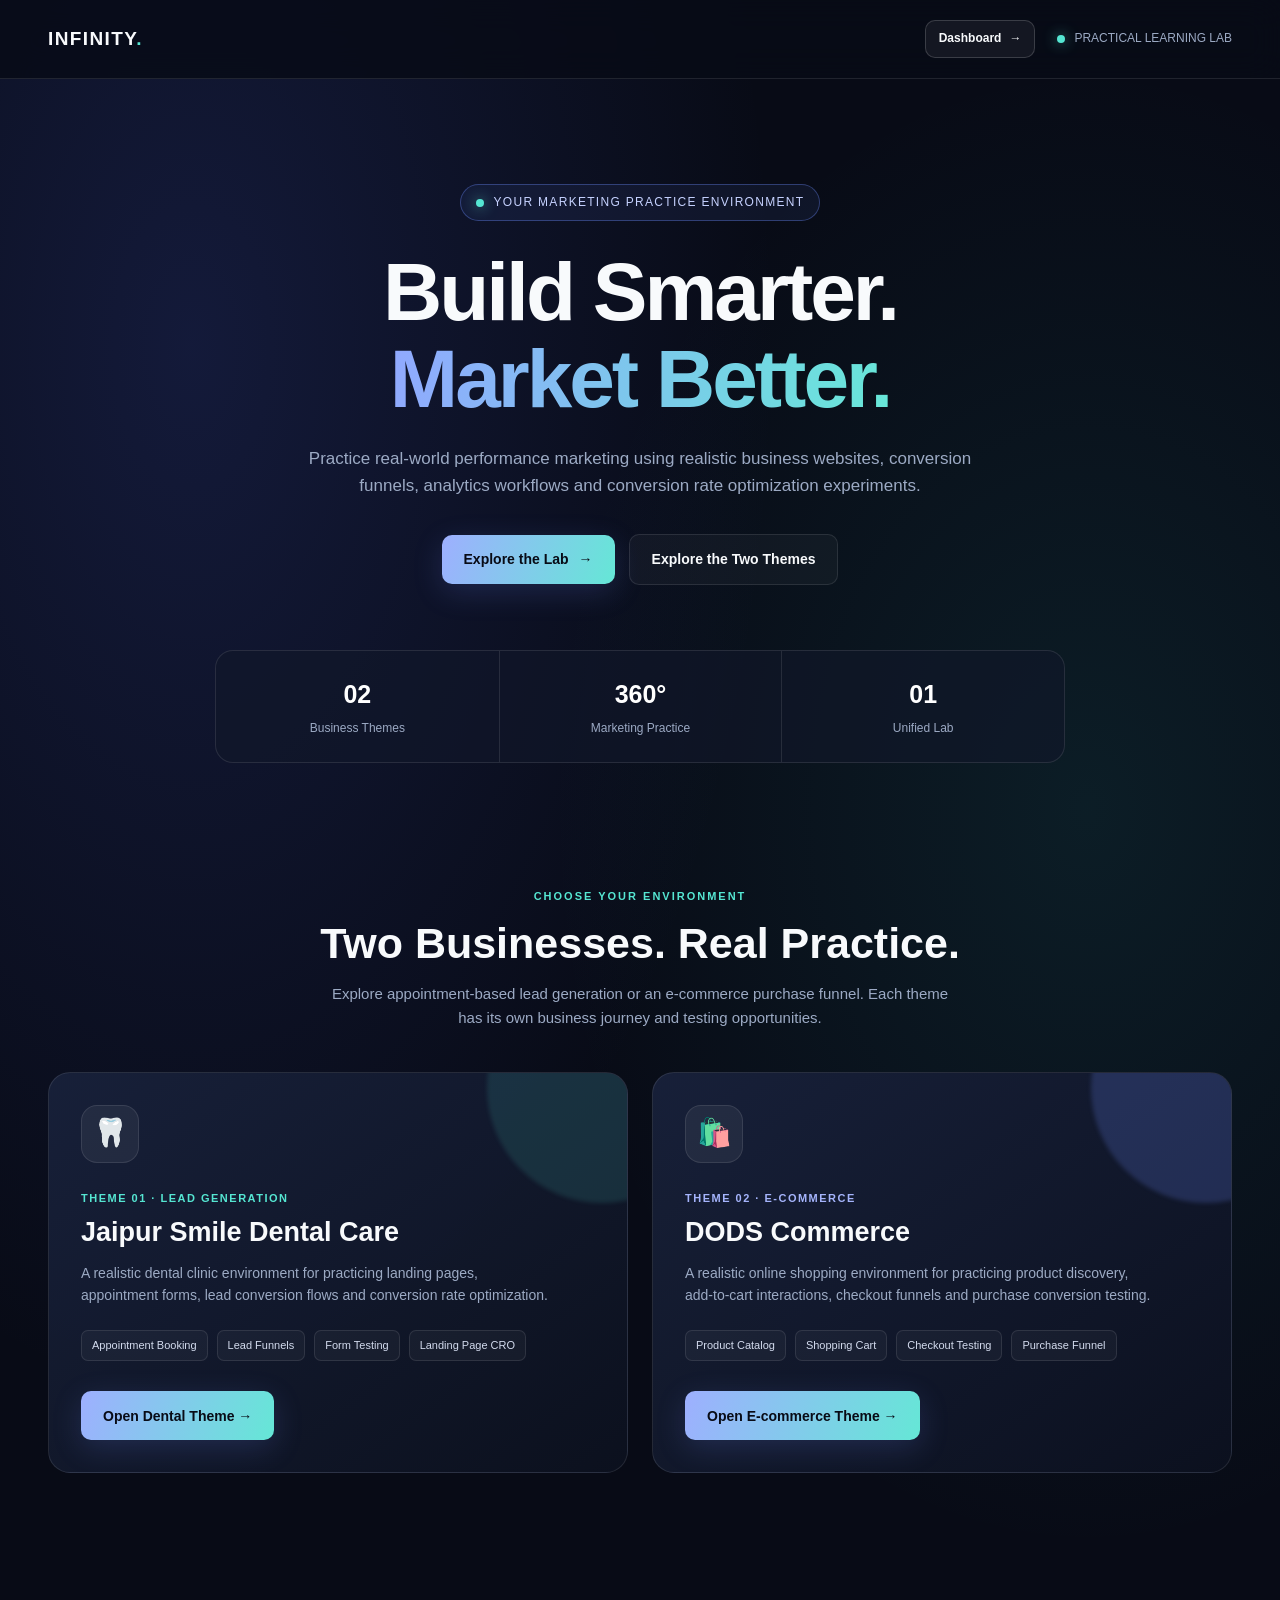
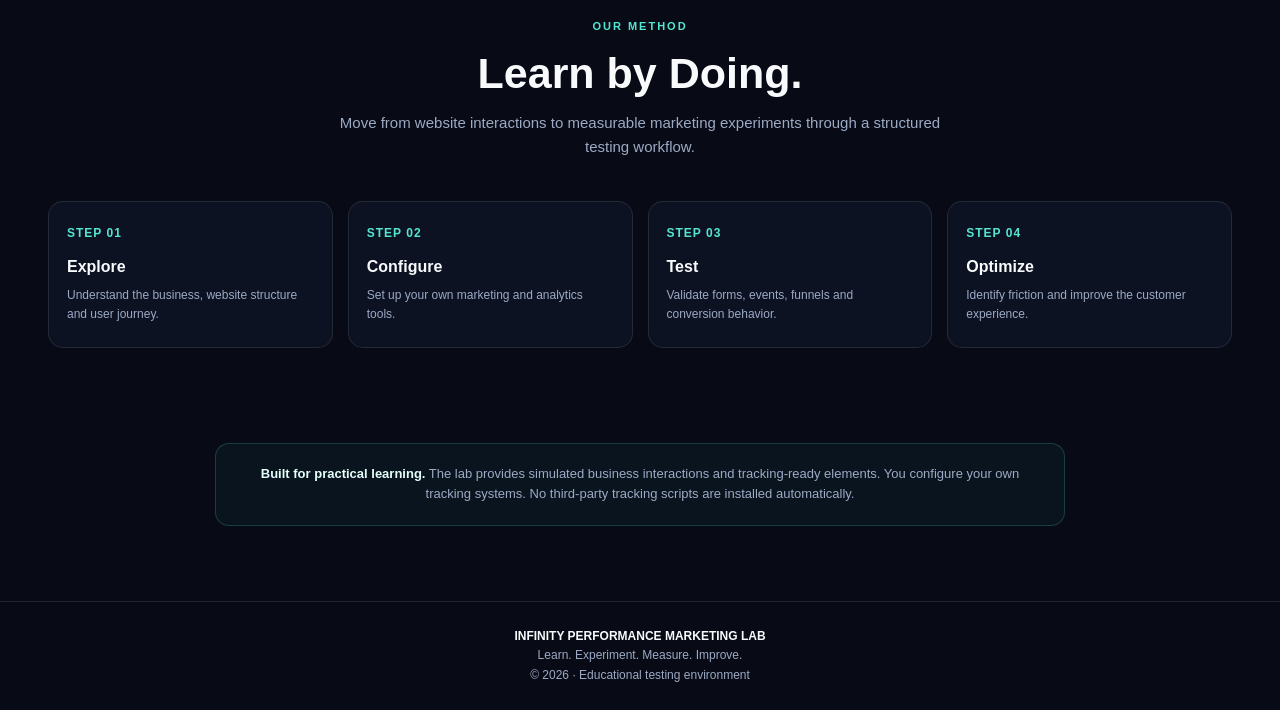
<file: index.html>
<!DOCTYPE html>
<html lang="en">
<head>
  <meta charset="UTF-8">
  <meta name="viewport" content="width=device-width, initial-scale=1.0">

  <link rel="stylesheet" href="css/main.css">
<link rel="stylesheet" href="css/animations.css">
<link rel="stylesheet" href="css/responsive.css">

  <meta name="theme-color" content="#080b16">
  <meta name="description" content="INFINITY Performance Marketing Lab — a practical environment for testing landing pages, lead generation, ecommerce funnels, conversion tracking and CRO.">

  <title>INFINITY — Performance Marketing Lab</title>

  <style>
    :root {
      --bg: #080b16;
      --surface: #11172a;
      --text: #f8fafc;
      --muted: #9caac4;
      --blue: #6d8cff;
      --cyan: #55e6d2;
      --border: rgba(255,255,255,0.1);
    }

    * {
      box-sizing: border-box;
      margin: 0;
      padding: 0;
    }

    html {
      scroll-behavior: smooth;
    }

    body {
      min-height: 100vh;
      font-family: Arial, Helvetica, sans-serif;
      color: var(--text);
      background:
        radial-gradient(ellipse at 15% 15%, rgba(72,94,220,0.18), transparent 38%),
        radial-gradient(ellipse at 85% 35%, rgba(45,190,181,0.10), transparent 35%),
        var(--bg);
      line-height: 1.6;
      overflow-x: hidden;
    }

    a {
      color: inherit;
      text-decoration: none;
    }

    button, a {
      -webkit-tap-highlight-color: transparent;
    }

    .navbar {
      width: 100%;
      border-bottom: 1px solid var(--border);
      background: rgba(8,11,22,0.82);
      backdrop-filter: blur(16px);
    }

    .nav-inner {
      max-width: 1240px;
      margin: auto;
      padding: 20px 28px;
      display: flex;
      align-items: center;
      justify-content: space-between;
      gap: 20px;
    }

    .brand {
      font-size: 19px;
      font-weight: 900;
      letter-spacing: 1.4px;
    }

    .brand span {
      color: var(--cyan);
    }

    .nav-status {
      color: var(--muted);
      font-size: 12px;
      display: flex;
      align-items: center;
      gap: 9px;
    }

    .status-dot {
      width: 8px;
      height: 8px;
      background: var(--cyan);
      border-radius: 50%;
      box-shadow: 0 0 14px rgba(85,230,210,0.7);
    }

    .hero {
      max-width: 1240px;
      margin: auto;
      padding: 105px 28px 75px;
      text-align: center;
      position: relative;
    }

    .eyebrow {
      display: inline-flex;
      align-items: center;
      gap: 10px;
      padding: 8px 15px;
      border: 1px solid rgba(109,140,255,0.35);
      border-radius: 30px;
      background: rgba(109,140,255,0.08);
      color: #c6d2ff;
      font-size: 12px;
      letter-spacing: 1.3px;
      text-transform: uppercase;
      animation: fade-up 0.7s ease both;
    }

    h1 {
      max-width: 950px;
      margin: 28px auto 22px;
      font-size: clamp(42px, 7vw, 82px);
      line-height: 1.06;
      letter-spacing: -3px;
      animation: fade-up 0.8s ease both;
    }

    .gradient-text {
      background: linear-gradient(100deg, #91a8ff, #67e8d8);
      -webkit-background-clip: text;
      background-clip: text;
      color: transparent;
    }

    .hero-description {
      max-width: 690px;
      margin: 0 auto;
      color: var(--muted);
      font-size: 17px;
      animation: fade-up 1s ease both;
    }

    .hero-actions {
      display: flex;
      justify-content: center;
      align-items: center;
      gap: 14px;
      flex-wrap: wrap;
      margin-top: 35px;
      animation: fade-up 1.1s ease both;
    }

    .button {
      min-height: 49px;
      display: inline-flex;
      align-items: center;
      justify-content: center;
      gap: 10px;
      padding: 13px 22px;
      border-radius: 10px;
      font-weight: 700;
      font-size: 14px;
      transition: transform 0.25s, box-shadow 0.25s, background 0.25s;
    }

    .button:hover {
      transform: translateY(-3px);
    }

    .button-primary {
      color: #080b16;
      background: linear-gradient(110deg, #9eafff, #65e7d6);
      box-shadow: 0 8px 30px rgba(109,140,255,0.18);
    }

    .button-secondary {
      border: 1px solid var(--border);
      background: rgba(255,255,255,0.035);
    }

    .button-secondary:hover {
      background: rgba(255,255,255,0.08);
    }

    .metrics {
      max-width: 850px;
      margin: 65px auto 0;
      display: grid;
      grid-template-columns: repeat(3, 1fr);
      border: 1px solid var(--border);
      background: rgba(17,23,42,0.65);
      border-radius: 18px;
      overflow: hidden;
      animation: fade-up 1.2s ease both;
    }

    .metric {
      padding: 23px 12px;
    }

    .metric + .metric {
      border-left: 1px solid var(--border);
    }

    .metric strong {
      display: block;
      font-size: 25px;
      color: #fff;
    }

    .metric span {
      color: var(--muted);
      font-size: 12px;
    }

    .section {
      max-width: 1240px;
      margin: auto;
      padding: 50px 28px 95px;
    }

    .section-heading {
      text-align: center;
      margin-bottom: 42px;
    }

    .section-heading .label {
      color: var(--cyan);
      text-transform: uppercase;
      letter-spacing: 2px;
      font-size: 11px;
      font-weight: 800;
    }

    .section-heading h2 {
      font-size: clamp(29px, 4vw, 43px);
      line-height: 1.2;
      margin: 12px 0;
    }

    .section-heading p {
      max-width: 620px;
      margin: auto;
      color: var(--muted);
      font-size: 15px;
    }

    .theme-grid {
      display: grid;
      grid-template-columns: repeat(2, minmax(0, 1fr));
      gap: 24px;
    }

    .theme-card {
      position: relative;
      display: flex;
      flex-direction: column;
      min-height: 390px;
      padding: 32px;
      border: 1px solid var(--border);
      border-radius: 22px;
      overflow: hidden;
      background: linear-gradient(145deg, rgba(24,33,58,0.96), rgba(12,17,31,0.96));
      transition: transform 0.3s, border-color 0.3s, box-shadow 0.3s;
    }

    .theme-card::before {
      content: "";
      position: absolute;
      width: 230px;
      height: 230px;
      right: -90px;
      top: -100px;
      border-radius: 50%;
      filter: blur(2px);
      pointer-events: none;
      transition: transform 0.4s;
    }

    .dental-card::before {
      background: rgba(85,230,210,0.12);
    }

    .commerce-card::before {
      background: rgba(109,140,255,0.2);
    }

    .theme-card:hover {
      transform: translateY(-7px);
      border-color: rgba(139,161,255,0.55);
      box-shadow: 0 20px 55px rgba(0,0,0,0.22);
    }

    .theme-card:hover::before {
      transform: scale(1.3);
    }

    .theme-icon {
      width: 58px;
      height: 58px;
      display: grid;
      place-items: center;
      border: 1px solid var(--border);
      border-radius: 16px;
      background: rgba(255,255,255,0.06);
      font-size: 28px;
      margin-bottom: 27px;
    }

    .theme-type {
      color: var(--cyan);
      text-transform: uppercase;
      letter-spacing: 1.5px;
      font-size: 11px;
      font-weight: 800;
    }

    .commerce-card .theme-type {
      color: #a5b4fc;
    }

    .theme-card h3 {
      margin: 9px 0 12px;
      font-size: 27px;
      line-height: 1.25;
    }

    .theme-card > p {
      max-width: 470px;
      color: var(--muted);
      font-size: 14px;
    }

    .feature-list {
      display: flex;
      flex-wrap: wrap;
      gap: 9px;
      margin: 23px 0 30px;
    }

    .feature-list span {
      border: 1px solid var(--border);
      background: rgba(255,255,255,0.035);
      padding: 6px 10px;
      border-radius: 7px;
      font-size: 11px;
      color: #d3dbee;
    }

    .theme-card .button {
      align-self: flex-start;
      margin-top: auto;
    }

    .workflow {
      display: grid;
      grid-template-columns: repeat(4, minmax(0, 1fr));
      gap: 15px;
    }

    .workflow-item {
      padding: 22px 18px;
      background: rgba(17,23,42,0.62);
      border: 1px solid var(--border);
      border-radius: 15px;
    }

    .workflow-number {
      color: var(--cyan);
      font-size: 12px;
      font-weight: 800;
      letter-spacing: 1px;
    }

    .workflow-item h3 {
      font-size: 16px;
      margin: 10px 0 7px;
    }

    .workflow-item p {
      color: var(--muted);
      font-size: 12px;
    }

    .notice {
      max-width: 850px;
      margin: 0 auto 75px;
      padding: 20px 24px;
      border: 1px solid rgba(85,230,210,0.2);
      background: rgba(85,230,210,0.045);
      border-radius: 14px;
      color: var(--muted);
      font-size: 13px;
      text-align: center;
    }

    .notice strong {
      color: #e5fffa;
    }

    footer {
      border-top: 1px solid var(--border);
      padding: 25px 28px;
      text-align: center;
      color: var(--muted);
      font-size: 12px;
    }

    footer strong {
      color: var(--text);
    }

    .reveal {
      opacity: 0;
      transform: translateY(20px);
      transition: opacity 0.65s ease, transform 0.65s ease;
    }

    .reveal.visible {
      opacity: 1;
      transform: translateY(0);
    }

    @keyframes fade-up {
      from {
        opacity: 0;
        transform: translateY(18px);
      }
      to {
        opacity: 1;
        transform: translateY(0);
      }
    }

    @media (max-width: 850px) {
      .hero {
        padding-top: 80px;
      }

      .theme-grid {
        grid-template-columns: 1fr;
      }

      .workflow {
        grid-template-columns: repeat(2, minmax(0, 1fr));
      }

      .theme-card {
        min-height: 350px;
      }
    }

    @media (max-width: 520px) {
      .nav-inner {
        padding: 17px 18px;
      }

      .brand {
        font-size: 15px;
      }

      .nav-status {
        font-size: 10px;
      }

      .hero {
        padding: 70px 19px 55px;
      }

      h1 {
        letter-spacing: -1.8px;
      }

      .hero-description {
        font-size: 15px;
      }

      .metrics {
        margin-top: 45px;
      }

      .metric {
        padding: 17px 7px;
      }

      .metric strong {
        font-size: 20px;
      }

      .metric span {
        font-size: 10px;
      }

      .section {
        padding: 35px 18px 65px;
      }

      .theme-card {
        padding: 24px;
      }

      .theme-card h3 {
        font-size: 24px;
      }

      .workflow {
        grid-template-columns: 1fr;
      }

      .notice {
        margin: 0 18px 55px;
      }
    }

    @media (prefers-reduced-motion: reduce) {
      *,
      *::before,
      *::after {
        scroll-behavior: auto !important;
        animation-duration: 0.01ms !important;
        transition-duration: 0.01ms !important;
      }

      .reveal {
        opacity: 1;
        transform: none;
      }
    }

    .nav-actions {
      display: flex;
      align-items: center;
      justify-content: flex-end;
      gap: 22px;
    }

    .dashboard-link {
      display: inline-flex;
      align-items: center;
      justify-content: center;
      gap: 8px;
      min-height: 38px;
      padding: 8px 13px;
      border: 1px solid rgba(255,255,255,0.16);
      border-radius: 10px;
      background: rgba(255,255,255,0.055);
      color: var(--text);
      font-size: 12px;
      font-weight: 700;
      white-space: nowrap;
      transition: background 0.25s ease, border-color 0.25s ease, transform 0.25s ease;
    }

    .dashboard-link:hover {
      background: rgba(109,140,255,0.16);
      border-color: rgba(109,140,255,0.55);
      transform: translateY(-1px);
    }

    @media (max-width: 520px) {
      .nav-inner {
        padding: 14px 16px;
        gap: 10px;
      }

      .nav-actions {
        gap: 10px;
      }

      .nav-status {
        font-size: 0;
        gap: 0;
      }

      .nav-status .status-dot {
        width: 7px;
        height: 7px;
      }

      .dashboard-link {
        min-height: 34px;
        padding: 7px 9px;
        font-size: 11px;
      }
    }
  </style>
</head>

<body>

  <header class="navbar">
    <div class="nav-inner">

      <a class="brand" href="index.html">
        INFINITY<span>.</span>
      </a>

      <div class="nav-actions">
        <a class="dashboard-link" href="dashboard.html" data-event="open_dashboard">
          Dashboard <span aria-hidden="true">→</span>
        </a>
        <div class="nav-status">
          <span class="status-dot"></span>
          PRACTICAL LEARNING LAB
        </div>
      </div>

    </div>
  </header>

  <main>

    <section class="hero">

      <div class="eyebrow">
        <span class="status-dot"></span>
        Your Marketing Practice Environment
      </div>

      <h1>
        Build Smarter.<br>
        <span class="gradient-text">Market Better.</span>
      </h1>

      <p class="hero-description">
        Practice real-world performance marketing using realistic
        business websites, conversion funnels, analytics workflows
        and conversion rate optimization experiments.
      </p>

      <div class="hero-actions">

        <a
          class="button button-primary"
          href="dashboard.html"
          data-event="open_dashboard"
        >
          Explore the Lab <span aria-hidden="true">→</span>
        </a>

        <a
          class="button button-secondary"
          href="#themes"
        >
          Explore the Two Themes
        </a>

      </div>

      <div class="metrics">

        <div class="metric">
          <strong>02</strong>
          <span>Business Themes</span>
        </div>

        <div class="metric">
          <strong>360°</strong>
          <span>Marketing Practice</span>
        </div>

        <div class="metric">
          <strong>01</strong>
          <span>Unified Lab</span>
        </div>

      </div>

    </section>

    <section class="section" id="themes">

      <div class="section-heading reveal">

        <div class="label">Choose Your Environment</div>

        <h2>Two Businesses. Real Practice.</h2>

        <p>
          Explore appointment-based lead generation or an
          e-commerce purchase funnel. Each theme has its own
          business journey and testing opportunities.
        </p>

      </div>

      <div class="theme-grid">

        <article class="theme-card dental-card reveal">

          <div class="theme-icon" aria-hidden="true">🦷</div>

          <div class="theme-type">Theme 01 · Lead Generation</div>

          <h3>Jaipur Smile Dental Care</h3>

          <p>
            A realistic dental clinic environment for practicing
            landing pages, appointment forms, lead conversion
            flows and conversion rate optimization.
          </p>

          <div class="feature-list">
            <span>Appointment Booking</span>
            <span>Lead Funnels</span>
            <span>Form Testing</span>
            <span>Landing Page CRO</span>
          </div>

          <a
            class="button button-primary"
            href="themes/dental/index.html"
            data-event="open_dental_theme"
          >
            Open Dental Theme →
          </a>

        </article>

        <article class="theme-card commerce-card reveal">

          <div class="theme-icon" aria-hidden="true">🛍️</div>

          <div class="theme-type">Theme 02 · E-commerce</div>

          <h3>DODS Commerce</h3>

          <p>
            A realistic online shopping environment for practicing
            product discovery, add-to-cart interactions, checkout
            funnels and purchase conversion testing.
          </p>

          <div class="feature-list">
            <span>Product Catalog</span>
            <span>Shopping Cart</span>
            <span>Checkout Testing</span>
            <span>Purchase Funnel</span>
          </div>

          <a
            class="button button-primary"
            href="themes/ecommerce/index.html"
            data-event="open_ecommerce_theme"
          >
            Open E-commerce Theme →
          </a>

        </article>

      </div>

    </section>

    <section class="section">

      <div class="section-heading reveal">

        <div class="label">Our Method</div>

        <h2>Learn by Doing.</h2>

        <p>
          Move from website interactions to measurable marketing
          experiments through a structured testing workflow.
        </p>

      </div>

      <div class="workflow">

        <article class="workflow-item reveal">
          <div class="workflow-number">STEP 01</div>
          <h3>Explore</h3>
          <p>Understand the business, website structure and user journey.</p>
        </article>

        <article class="workflow-item reveal">
          <div class="workflow-number">STEP 02</div>
          <h3>Configure</h3>
          <p>Set up your own marketing and analytics tools.</p>
        </article>

        <article class="workflow-item reveal">
          <div class="workflow-number">STEP 03</div>
          <h3>Test</h3>
          <p>Validate forms, events, funnels and conversion behavior.</p>
        </article>

        <article class="workflow-item reveal">
          <div class="workflow-number">STEP 04</div>
          <h3>Optimize</h3>
          <p>Identify friction and improve the customer experience.</p>
        </article>

      </div>

    </section>

    <aside class="notice">
      <strong>Built for practical learning.</strong>
      The lab provides simulated business interactions and
      tracking-ready elements. You configure your own tracking
      systems. No third-party tracking scripts are installed
      automatically.
    </aside>

  </main>

  <footer>
    <strong>INFINITY PERFORMANCE MARKETING LAB</strong>
    <br>
    Learn. Experiment. Measure. Improve.
    <br>
    © 2026 · Educational testing environment
  </footer>

  <script>
    const revealElements = document.querySelectorAll(".reveal");

    if ("IntersectionObserver" in window) {
      const observer = new IntersectionObserver((entries) => {
        entries.forEach((entry) => {
          if (entry.isIntersecting) {
            entry.target.classList.add("visible");
            observer.unobserve(entry.target);
          }
        });
      }, {
        threshold: 0.12
      });

      revealElements.forEach((element) => {
        observer.observe(element);
      });
    } else {
      revealElements.forEach((element) => {
        element.classList.add("visible");
      });
    }
  </script>

</body>
</html>
</file>
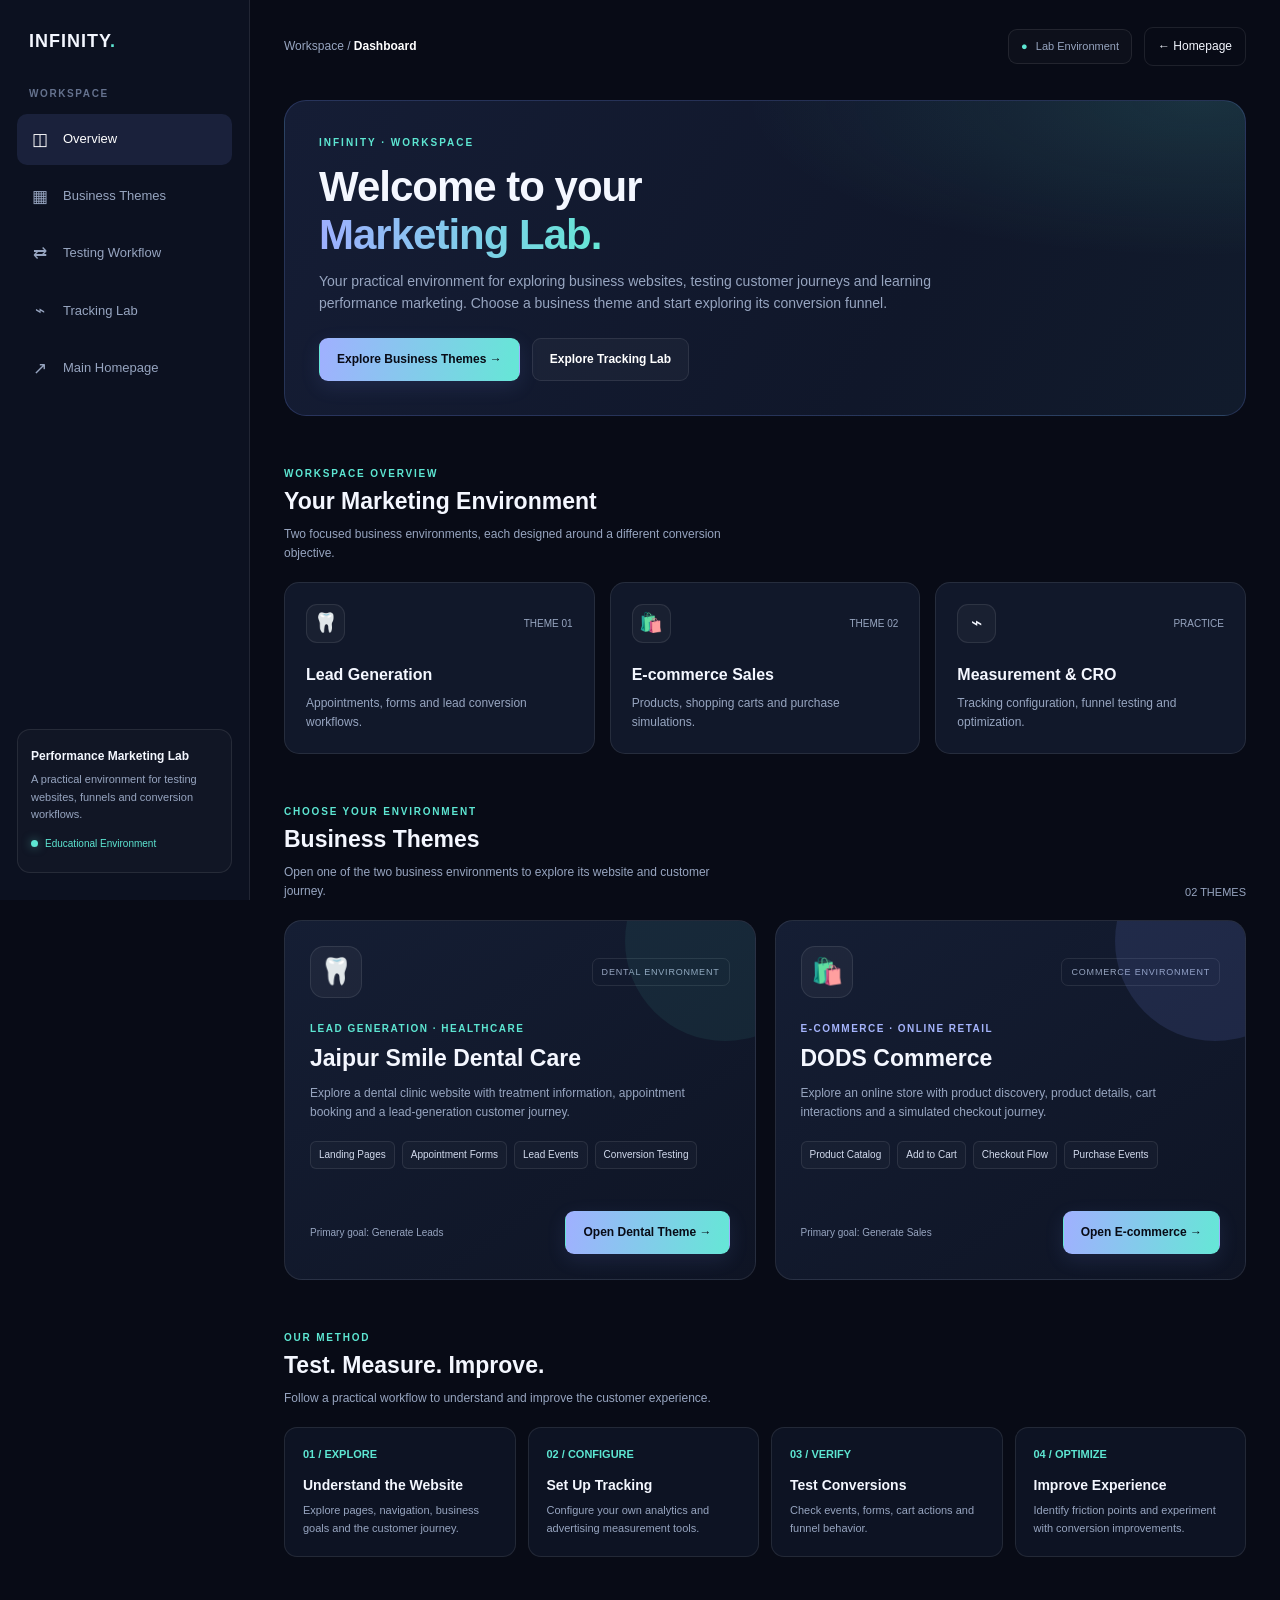
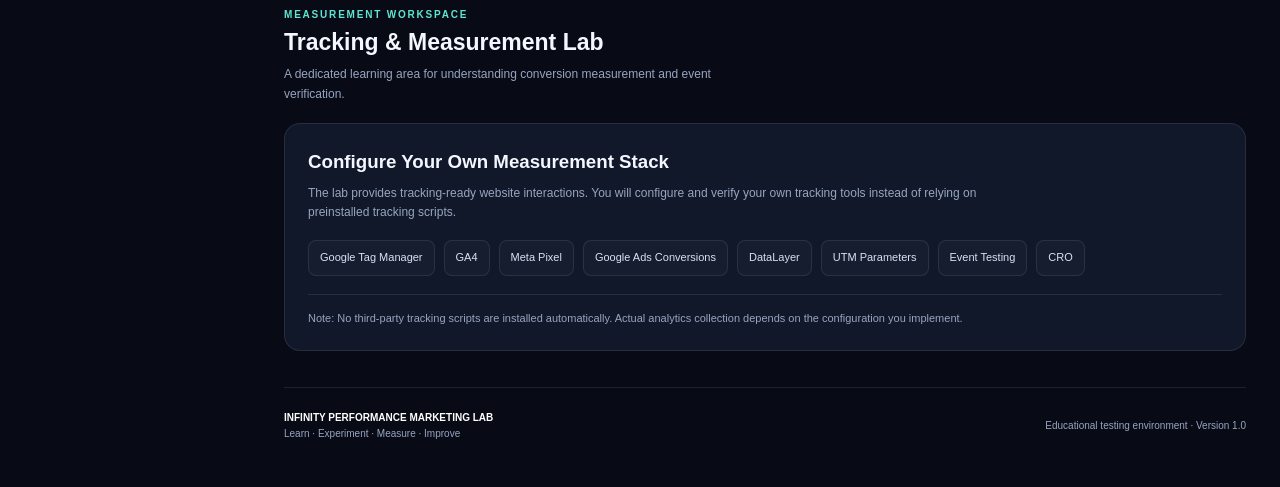
<file: dashboard.html>
<!DOCTYPE html>
<html lang="en">
<head>
  <meta charset="UTF-8">
  <meta name="viewport" content="width=device-width, initial-scale=1.0">

  <link rel="stylesheet" href="css/main.css">
<link rel="stylesheet" href="css/animations.css">
<link rel="stylesheet" href="css/responsive.css">

  <meta name="theme-color" content="#080b16">
  <meta name="description" content="INFINITY Performance Marketing Lab Dashboard — manage your dental lead generation and ecommerce practice environments.">

  <title>Lab Dashboard | INFINITY</title>

  <style>
    :root {
      --bg: #080b16;
      --sidebar: #0c1120;
      --card: #11182a;
      --card-hover: #151e34;
      --text: #f4f7ff;
      --muted: #97a5c0;
      --blue: #7b94ff;
      --cyan: #5de6d2;
      --border: rgba(255,255,255,.09);
      --radius: 18px;
    }

    * {
      box-sizing: border-box;
      margin: 0;
      padding: 0;
    }

    html {
      scroll-behavior: smooth;
    }

    body {
      min-height: 100vh;
      background: var(--bg);
      color: var(--text);
      font-family: Arial, Helvetica, sans-serif;
      line-height: 1.6;
    }

    a {
      color: inherit;
      text-decoration: none;
    }

    button {
      font: inherit;
    }

    .layout {
      display: grid;
      grid-template-columns: 250px minmax(0, 1fr);
      min-height: 100vh;
    }

    /* SIDEBAR */

    .sidebar {
      position: sticky;
      top: 0;
      height: 100vh;
      padding: 27px 17px;
      background: var(--sidebar);
      border-right: 1px solid var(--border);
      display: flex;
      flex-direction: column;
      z-index: 20;
    }

    .brand {
      padding: 0 12px 30px;
      font-size: 18px;
      font-weight: 900;
      letter-spacing: 1px;
    }

    .brand span {
      color: var(--cyan);
    }

    .workspace-label {
      padding: 0 12px;
      margin-bottom: 12px;
      color: #65728e;
      font-size: 10px;
      font-weight: 800;
      letter-spacing: 1.6px;
    }

    .side-nav {
      display: grid;
      gap: 6px;
    }

    .nav-link {
      display: flex;
      align-items: center;
      gap: 12px;
      padding: 12px;
      border-radius: 10px;
      color: var(--muted);
      font-size: 13px;
      transition: background .2s, color .2s;
    }

    .nav-link:hover,
    .nav-link.active {
      background: rgba(123,148,255,.12);
      color: #fff;
    }

    .nav-icon {
      width: 22px;
      text-align: center;
      font-size: 17px;
    }

    .sidebar-bottom {
      margin-top: auto;
      padding: 17px 13px;
      border: 1px solid var(--border);
      border-radius: 13px;
      background: rgba(255,255,255,.025);
    }

    .sidebar-bottom strong {
      display: block;
      font-size: 12px;
      margin-bottom: 5px;
    }

    .sidebar-bottom p {
      color: var(--muted);
      font-size: 11px;
    }

    .sidebar-bottom .status {
      display: inline-flex;
      align-items: center;
      gap: 7px;
      margin-top: 12px;
      color: var(--cyan);
      font-size: 10px;
    }

    .status-dot {
      width: 7px;
      height: 7px;
      border-radius: 50%;
      background: var(--cyan);
      box-shadow: 0 0 10px rgba(93,230,210,.5);
    }

    /* MAIN CONTENT */

    .main {
      min-width: 0;
      padding: 27px 34px 45px;
    }

    .topbar {
      display: flex;
      align-items: center;
      justify-content: space-between;
      gap: 20px;
      margin-bottom: 34px;
    }

    .breadcrumb {
      color: var(--muted);
      font-size: 12px;
    }

    .breadcrumb strong {
      color: #fff;
    }

    .top-actions {
      display: flex;
      align-items: center;
      gap: 12px;
    }

    .environment-badge {
      padding: 8px 12px;
      border: 1px solid var(--border);
      border-radius: 9px;
      background: rgba(255,255,255,.025);
      color: var(--muted);
      font-size: 11px;
    }

    .environment-badge span {
      color: var(--cyan);
      margin-right: 5px;
    }

    .home-button {
      padding: 9px 13px;
      border: 1px solid var(--border);
      border-radius: 9px;
      font-size: 12px;
      transition: background .2s;
    }

    .home-button:hover {
      background: rgba(255,255,255,.07);
    }

    /* WELCOME */

    .welcome {
      position: relative;
      overflow: hidden;
      padding: 34px;
      margin-bottom: 34px;
      border: 1px solid rgba(123,148,255,.2);
      border-radius: 22px;
      background:
        radial-gradient(
          ellipse at 95% 0%,
          rgba(93,230,210,.12),
          transparent 35%
        ),
        linear-gradient(
          120deg,
          #151d35,
          #10172a 65%,
          #111b2c
        );
      animation: fade-up .65s ease both;
    }

    .welcome-label {
      color: var(--cyan);
      font-size: 10px;
      font-weight: 800;
      letter-spacing: 2px;
      text-transform: uppercase;
    }

    .welcome h1 {
      margin: 12px 0 10px;
      font-size: clamp(29px, 4vw, 42px);
      line-height: 1.15;
      letter-spacing: -1px;
    }

    .gradient {
      background: linear-gradient(90deg, #9eafff, #65e7d6);
      color: transparent;
      background-clip: text;
      -webkit-background-clip: text;
    }

    .welcome p {
      max-width: 650px;
      color: var(--muted);
      font-size: 14px;
    }

    .welcome-actions {
      display: flex;
      flex-wrap: wrap;
      gap: 12px;
      margin-top: 23px;
    }

    .button {
      display: inline-flex;
      align-items: center;
      justify-content: center;
      gap: 8px;
      min-height: 43px;
      padding: 11px 17px;
      border-radius: 9px;
      border: 1px solid transparent;
      font-size: 12px;
      font-weight: 800;
      transition: transform .2s, box-shadow .2s, background .2s;
      cursor: pointer;
    }

    .button:hover {
      transform: translateY(-2px);
    }

    .button-primary {
      background: linear-gradient(100deg, #a0b0ff, #65e7d6);
      color: #080b16;
      box-shadow: 0 6px 20px rgba(123,148,255,.12);
    }

    .button-secondary {
      border-color: var(--border);
      background: rgba(255,255,255,.035);
      color: #fff;
    }

    /* SECTION HEADERS */

    .section {
      margin-bottom: 36px;
      scroll-margin-top: 25px;
    }

    .section-heading {
      display: flex;
      align-items: flex-end;
      justify-content: space-between;
      gap: 20px;
      margin-bottom: 19px;
    }

    .section-kicker {
      color: var(--cyan);
      font-size: 10px;
      font-weight: 800;
      letter-spacing: 1.8px;
      text-transform: uppercase;
    }

    .section-heading h2 {
      margin-top: 5px;
      font-size: 23px;
      line-height: 1.3;
    }

    .section-heading p {
      max-width: 460px;
      margin-top: 5px;
      color: var(--muted);
      font-size: 12px;
    }

    .section-count {
      color: var(--muted);
      font-size: 11px;
      white-space: nowrap;
    }

    /* OVERVIEW CARDS */

    .overview-grid {
      display: grid;
      grid-template-columns: repeat(3, minmax(0, 1fr));
      gap: 15px;
    }

    .overview-card {
      padding: 21px;
      border: 1px solid var(--border);
      border-radius: 15px;
      background: var(--card);
      animation: fade-up .6s ease both;
      transition: border-color .2s, transform .2s;
    }

    .overview-card:hover {
      transform: translateY(-3px);
      border-color: rgba(123,148,255,.3);
    }

    .overview-top {
      display: flex;
      align-items: center;
      justify-content: space-between;
      gap: 10px;
    }

    .overview-icon {
      display: grid;
      place-items: center;
      width: 39px;
      height: 39px;
      border: 1px solid var(--border);
      border-radius: 11px;
      background: rgba(255,255,255,.035);
      font-size: 19px;
    }

    .overview-tag {
      color: var(--muted);
      font-size: 10px;
    }

    .overview-card h3 {
      margin-top: 19px;
      font-size: 16px;
    }

    .overview-card p {
      margin-top: 6px;
      color: var(--muted);
      font-size: 12px;
    }

    /* THEME CARDS */

    .theme-grid {
      display: grid;
      grid-template-columns: repeat(2, minmax(0, 1fr));
      gap: 19px;
    }

    .theme-card {
      position: relative;
      overflow: hidden;
      display: flex;
      flex-direction: column;
      min-height: 360px;
      padding: 25px;
      border: 1px solid var(--border);
      border-radius: var(--radius);
      background: linear-gradient(145deg, #151e34, #0e1424);
      transition: transform .3s, border-color .3s, box-shadow .3s;
      animation: fade-up .7s ease both;
    }

    .theme-card:hover {
      transform: translateY(-5px);
      border-color: rgba(123,148,255,.45);
      box-shadow: 0 18px 35px rgba(0,0,0,.18);
    }

    .theme-card::after {
      content: "";
      position: absolute;
      right: -70px;
      top: -80px;
      width: 200px;
      height: 200px;
      border-radius: 50%;
      background: rgba(93,230,210,.07);
      pointer-events: none;
    }

    .commerce-theme::after {
      background: rgba(123,148,255,.13);
    }

    .theme-top {
      display: flex;
      justify-content: space-between;
      align-items: center;
      gap: 15px;
    }

    .theme-icon {
      width: 52px;
      height: 52px;
      display: grid;
      place-items: center;
      border: 1px solid var(--border);
      border-radius: 14px;
      background: rgba(255,255,255,.045);
      font-size: 26px;
    }

    .theme-status {
      padding: 6px 9px;
      border: 1px solid rgba(255,255,255,.09);
      border-radius: 7px;
      color: var(--muted);
      font-size: 9px;
      text-transform: uppercase;
      letter-spacing: .8px;
    }

    .theme-type {
      margin-top: 23px;
      color: var(--cyan);
      font-size: 10px;
      font-weight: 800;
      letter-spacing: 1.5px;
      text-transform: uppercase;
    }

    .commerce-theme .theme-type {
      color: #a5b4fc;
    }

    .theme-card h3 {
      margin-top: 7px;
      font-size: 23px;
      line-height: 1.3;
    }

    .theme-description {
      margin-top: 10px;
      color: var(--muted);
      font-size: 12px;
    }

    .feature-list {
      display: flex;
      flex-wrap: wrap;
      gap: 7px;
      margin: 18px 0 23px;
    }

    .feature-list span {
      padding: 5px 8px;
      border: 1px solid var(--border);
      border-radius: 6px;
      background: rgba(255,255,255,.025);
      color: #d3dbee;
      font-size: 10px;
    }

    .theme-footer {
      margin-top: auto;
      display: flex;
      justify-content: space-between;
      align-items: center;
      gap: 12px;
    }

    .theme-footer small {
      color: var(--muted);
      font-size: 10px;
    }

    /* WORKFLOW */

    .workflow-grid {
      display: grid;
      grid-template-columns: repeat(4, minmax(0, 1fr));
      gap: 12px;
    }

    .workflow-card {
      padding: 18px;
      border: 1px solid var(--border);
      border-radius: 13px;
      background: rgba(17,24,42,.7);
    }

    .workflow-number {
      color: var(--cyan);
      font-size: 11px;
      font-weight: 800;
    }

    .workflow-card h3 {
      margin-top: 10px;
      font-size: 14px;
    }

    .workflow-card p {
      margin-top: 6px;
      color: var(--muted);
      font-size: 11px;
    }

    /* TRACKING PANEL */

    .tracking-panel {
      padding: 23px;
      border: 1px solid var(--border);
      border-radius: 16px;
      background: var(--card);
    }

    .tracking-panel > p {
      max-width: 700px;
      margin-top: 7px;
      color: var(--muted);
      font-size: 12px;
    }

    .tracking-chips {
      display: flex;
      flex-wrap: wrap;
      gap: 9px;
      margin-top: 18px;
    }

    .tracking-chip {
      padding: 8px 11px;
      border: 1px solid var(--border);
      border-radius: 8px;
      color: #d9e1f4;
      background: rgba(255,255,255,.025);
      font-size: 11px;
    }

    .tracking-note {
      margin-top: 18px;
      padding-top: 15px;
      border-top: 1px solid var(--border);
      color: var(--muted);
      font-size: 11px;
    }

    /* FOOTER */

    .footer {
      display: flex;
      align-items: center;
      justify-content: space-between;
      flex-wrap: wrap;
      gap: 15px;
      padding-top: 22px;
      border-top: 1px solid var(--border);
      color: var(--muted);
      font-size: 10px;
    }

    .footer strong {
      color: #fff;
    }

    /* ANIMATIONS */

    @keyframes fade-up {
      from {
        opacity: 0;
        transform: translateY(16px);
      }

      to {
        opacity: 1;
        transform: translateY(0);
      }
    }

    /* RESPONSIVE */

    @media (max-width: 1100px) {
      .layout {
        grid-template-columns: 215px minmax(0, 1fr);
      }

      .main {
        padding: 25px 23px 35px;
      }

      .overview-grid {
        grid-template-columns: 1fr;
      }

      .overview-card {
        display: grid;
        grid-template-columns: auto 1fr;
        column-gap: 15px;
      }

      .overview-top {
        grid-row: span 2;
      }

      .overview-card h3 {
        margin-top: 0;
      }

      .overview-card p {
        margin-top: 3px;
      }
    }

    @media (max-width: 760px) {
      .layout {
        grid-template-columns: 1fr;
      }

      .sidebar {
        position: relative;
        height: auto;
        padding: 16px;
        border-right: none;
        border-bottom: 1px solid var(--border);
      }

      .brand {
        padding: 0 4px 13px;
      }

      .workspace-label,
      .sidebar-bottom {
        display: none;
      }

      .side-nav {
        display: flex;
        overflow-x: auto;
        gap: 6px;
      }

      .nav-link {
        white-space: nowrap;
        padding: 9px 11px;
        font-size: 11px;
      }

      .nav-icon {
        font-size: 14px;
      }

      .main {
        padding: 22px 17px 32px;
      }

      .topbar {
        margin-bottom: 23px;
      }

      .welcome {
        padding: 25px;
      }

      .theme-grid {
        grid-template-columns: 1fr;
      }

      .workflow-grid {
        grid-template-columns: repeat(2, minmax(0, 1fr));
      }

      .theme-card {
        min-height: 335px;
      }
    }

    @media (max-width: 430px) {
      .environment-badge {
        display: none;
      }

      .welcome h1 {
        font-size: 29px;
      }

      .section-heading h2 {
        font-size: 20px;
      }

      .workflow-grid {
        grid-template-columns: 1fr;
      }

      .theme-footer {
        align-items: flex-start;
        flex-direction: column;
      }

      .theme-footer .button {
        width: 100%;
      }
    }

    @media (prefers-reduced-motion: reduce) {
      *,
      *::before,
      *::after {
        animation-duration: .01ms !important;
        transition-duration: .01ms !important;
        scroll-behavior: auto !important;
      }
    }
  </style>
</head>

<body>

<div class="layout">

  <!-- SIDEBAR -->

  <aside class="sidebar">

    <a class="brand" href="index.html">
      INFINITY<span>.</span>
    </a>

    <div class="workspace-label">
      WORKSPACE
    </div>

    <nav class="side-nav" aria-label="Dashboard navigation">

      <a class="nav-link active" href="#overview">
        <span class="nav-icon">◫</span>
        Overview
      </a>

      <a class="nav-link" href="#themes">
        <span class="nav-icon">▦</span>
        Business Themes
      </a>

      <a class="nav-link" href="#workflow">
        <span class="nav-icon">⇄</span>
        Testing Workflow
      </a>

      <a class="nav-link" href="#tracking">
        <span class="nav-icon">⌁</span>
        Tracking Lab
      </a>

      <a class="nav-link" href="index.html">
        <span class="nav-icon">↗</span>
        Main Homepage
      </a>

    </nav>

    <div class="sidebar-bottom">

      <strong>Performance Marketing Lab</strong>

      <p>
        A practical environment for testing websites,
        funnels and conversion workflows.
      </p>

      <div class="status">
        <span class="status-dot"></span>
        Educational Environment
      </div>

    </div>

  </aside>

  <!-- MAIN -->

  <main class="main">

    <header class="topbar">

      <div class="breadcrumb">
        Workspace / <strong>Dashboard</strong>
      </div>

      <div class="top-actions">

        <div class="environment-badge">
          <span>●</span>
          Lab Environment
        </div>

        <a class="home-button" href="index.html">
          ← Homepage
        </a>

      </div>

    </header>

    <!-- WELCOME -->

    <section class="welcome" id="overview">

      <div class="welcome-label">
        INFINITY · WORKSPACE
      </div>

      <h1>
        Welcome to your<br>
        <span class="gradient">Marketing Lab.</span>
      </h1>

      <p>
        Your practical environment for exploring business websites,
        testing customer journeys and learning performance marketing.
        Choose a business theme and start exploring its conversion funnel.
      </p>

      <div class="welcome-actions">

        <a class="button button-primary" href="#themes">
          Explore Business Themes →
        </a>

        <a class="button button-secondary" href="#tracking">
          Explore Tracking Lab
        </a>

      </div>

    </section>

    <!-- OVERVIEW -->

    <section class="section">

      <div class="section-heading">

        <div>
          <div class="section-kicker">Workspace Overview</div>
          <h2>Your Marketing Environment</h2>
          <p>
            Two focused business environments, each designed
            around a different conversion objective.
          </p>
        </div>

      </div>

      <div class="overview-grid">

        <article class="overview-card">

          <div class="overview-top">
            <div class="overview-icon">🦷</div>
            <span class="overview-tag">THEME 01</span>
          </div>

          <div>
            <h3>Lead Generation</h3>
            <p>Appointments, forms and lead conversion workflows.</p>
          </div>

        </article>

        <article class="overview-card">

          <div class="overview-top">
            <div class="overview-icon">🛍️</div>
            <span class="overview-tag">THEME 02</span>
          </div>

          <div>
            <h3>E-commerce Sales</h3>
            <p>Products, shopping carts and purchase simulations.</p>
          </div>

        </article>

        <article class="overview-card">

          <div class="overview-top">
            <div class="overview-icon">⌁</div>
            <span class="overview-tag">PRACTICE</span>
          </div>

          <div>
            <h3>Measurement & CRO</h3>
            <p>Tracking configuration, funnel testing and optimization.</p>
          </div>

        </article>

      </div>

    </section>

    <!-- BUSINESS THEMES -->

    <section class="section" id="themes">

      <div class="section-heading">

        <div>
          <div class="section-kicker">Choose Your Environment</div>
          <h2>Business Themes</h2>
          <p>
            Open one of the two business environments
            to explore its website and customer journey.
          </p>
        </div>

        <div class="section-count">
          02 THEMES
        </div>

      </div>

      <div class="theme-grid">

        <!-- DENTAL -->

        <article class="theme-card">

          <div class="theme-top">

            <div class="theme-icon">🦷</div>

            <div class="theme-status">
              Dental Environment
            </div>

          </div>

          <div class="theme-type">
            Lead Generation · Healthcare
          </div>

          <h3>Jaipur Smile Dental Care</h3>

          <p class="theme-description">
            Explore a dental clinic website with treatment
            information, appointment booking and a lead-generation
            customer journey.
          </p>

          <div class="feature-list">

            <span>Landing Pages</span>
            <span>Appointment Forms</span>
            <span>Lead Events</span>
            <span>Conversion Testing</span>

          </div>

          <div class="theme-footer">

            <small>
              Primary goal: Generate Leads
            </small>

            <a
              class="button button-primary"
              href="themes/dental/index.html"
              data-event="open_dental_theme"
            >
              Open Dental Theme →
            </a>

          </div>

        </article>

        <!-- ECOMMERCE -->

        <article class="theme-card commerce-theme">

          <div class="theme-top">

            <div class="theme-icon">🛍️</div>

            <div class="theme-status">
              Commerce Environment
            </div>

          </div>

          <div class="theme-type">
            E-commerce · Online Retail
          </div>

          <h3>DODS Commerce</h3>

          <p class="theme-description">
            Explore an online store with product discovery,
            product details, cart interactions and a simulated
            checkout journey.
          </p>

          <div class="feature-list">

            <span>Product Catalog</span>
            <span>Add to Cart</span>
            <span>Checkout Flow</span>
            <span>Purchase Events</span>

          </div>

          <div class="theme-footer">

            <small>
              Primary goal: Generate Sales
            </small>

            <a
              class="button button-primary"
              href="themes/ecommerce/index.html"
              data-event="open_ecommerce_theme"
            >
              Open E-commerce →
            </a>

          </div>

        </article>

      </div>

    </section>

    <!-- WORKFLOW -->

    <section class="section" id="workflow">

      <div class="section-heading">

        <div>
          <div class="section-kicker">Our Method</div>
          <h2>Test. Measure. Improve.</h2>
          <p>
            Follow a practical workflow to understand
            and improve the customer experience.
          </p>
        </div>

      </div>

      <div class="workflow-grid">

        <article class="workflow-card">

          <div class="workflow-number">01 / EXPLORE</div>

          <h3>Understand the Website</h3>

          <p>
            Explore pages, navigation, business goals and
            the customer journey.
          </p>

        </article>

        <article class="workflow-card">

          <div class="workflow-number">02 / CONFIGURE</div>

          <h3>Set Up Tracking</h3>

          <p>
            Configure your own analytics and advertising
            measurement tools.
          </p>

        </article>

        <article class="workflow-card">

          <div class="workflow-number">03 / VERIFY</div>

          <h3>Test Conversions</h3>

          <p>
            Check events, forms, cart actions and funnel behavior.
          </p>

        </article>

        <article class="workflow-card">

          <div class="workflow-number">04 / OPTIMIZE</div>

          <h3>Improve Experience</h3>

          <p>
            Identify friction points and experiment with
            conversion improvements.
          </p>

        </article>

      </div>

    </section>

    <!-- TRACKING -->

    <section class="section" id="tracking">

      <div class="section-heading">

        <div>
          <div class="section-kicker">Measurement Workspace</div>
          <h2>Tracking & Measurement Lab</h2>
          <p>
            A dedicated learning area for understanding
            conversion measurement and event verification.
          </p>
        </div>

      </div>

      <div class="tracking-panel">

        <h3>Configure Your Own Measurement Stack</h3>

        <p>
          The lab provides tracking-ready website interactions.
          You will configure and verify your own tracking tools
          instead of relying on preinstalled tracking scripts.
        </p>

        <div class="tracking-chips">

          <span class="tracking-chip">Google Tag Manager</span>
          <span class="tracking-chip">GA4</span>
          <span class="tracking-chip">Meta Pixel</span>
          <span class="tracking-chip">Google Ads Conversions</span>
          <span class="tracking-chip">DataLayer</span>
          <span class="tracking-chip">UTM Parameters</span>
          <span class="tracking-chip">Event Testing</span>
          <span class="tracking-chip">CRO</span>

        </div>

        <div class="tracking-note">
          Note: No third-party tracking scripts are installed
          automatically. Actual analytics collection depends on
          the configuration you implement.
        </div>

      </div>

    </section>

    <!-- FOOTER -->

    <footer class="footer">

      <div>
        <strong>INFINITY PERFORMANCE MARKETING LAB</strong>
        <br>
        Learn · Experiment · Measure · Improve
      </div>

      <div>
        Educational testing environment · Version 1.0
      </div>

    </footer>

  </main>

</div>

<script>
  // Highlight the dashboard section currently selected.
  const navLinks = document.querySelectorAll(".nav-link[href^='#']");

  navLinks.forEach((link) => {
    link.addEventListener("click", () => {
      navLinks.forEach((item) => item.classList.remove("active"));
      link.classList.add("active");
    });
  });
</script>

</body>
</html>
</file>
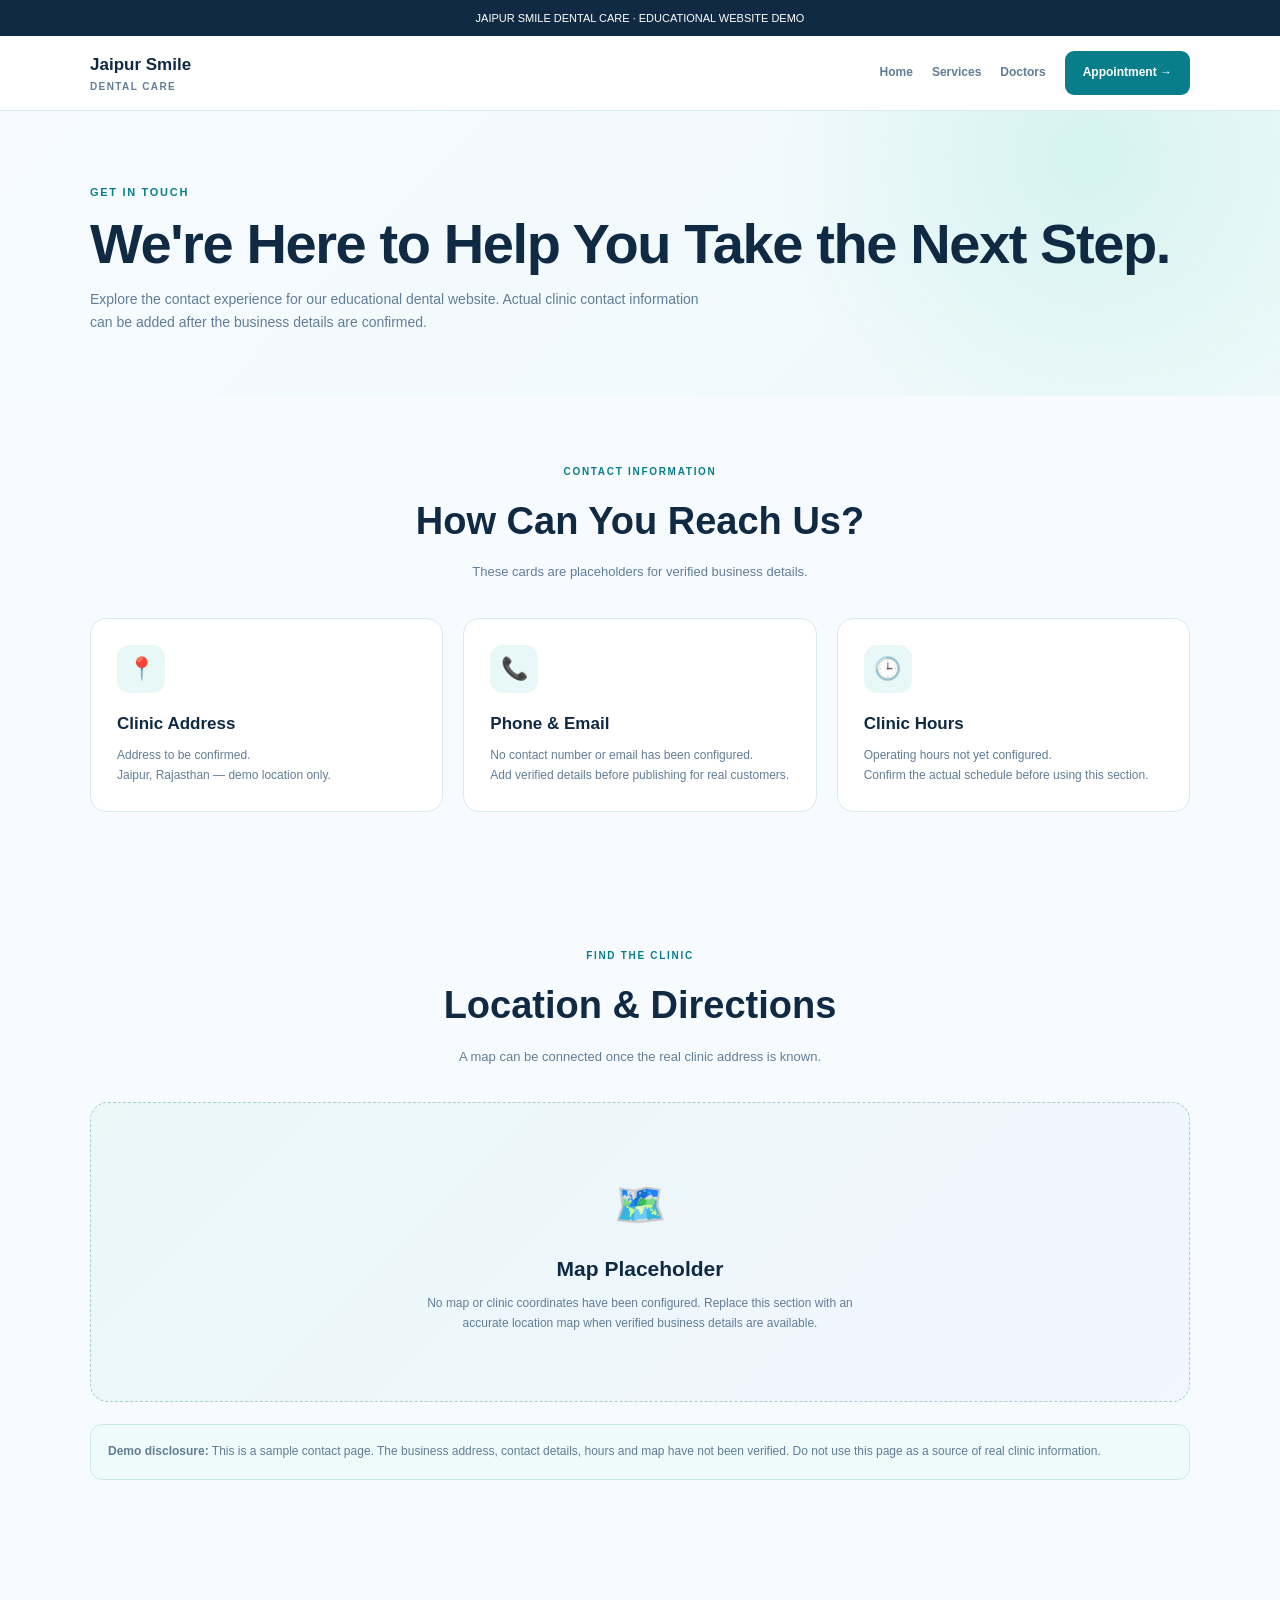
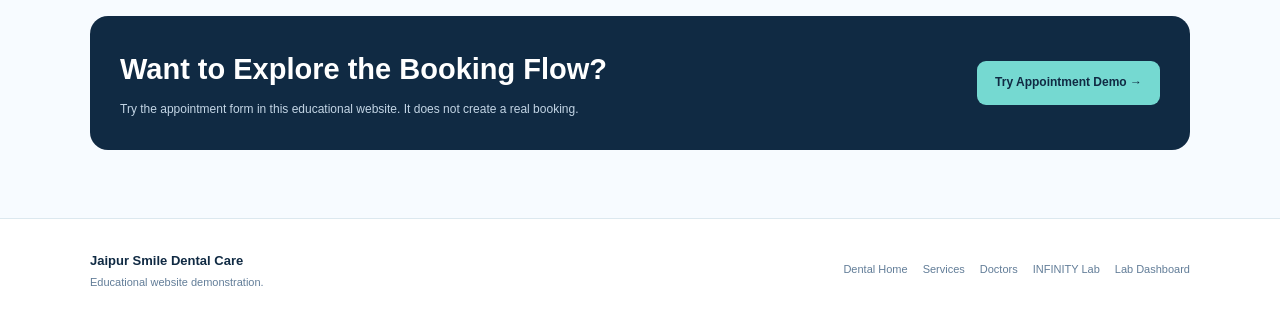
<file: themes/dental/contact.html>
<!DOCTYPE html>
<html lang="en">
<head>
  <meta charset="UTF-8">
  <meta name="viewport" content="width=device-width, initial-scale=1.0">
  <meta name="theme-color" content="#f7fbff">

  <meta
    name="description"
    content="Contact page demonstration for Jaipur Smile Dental Care."
  >

  <title>Contact Us | Jaipur Smile Dental Care</title>

  <style>
    :root {
      --primary: #087e8b;
      --primary-dark: #06636d;
      --navy: #102a43;
      --text: #243b53;
      --muted: #627d98;
      --bg: #f7fbff;
      --white: #ffffff;
      --border: #dce8ef;
    }

    * {
      box-sizing: border-box;
      margin: 0;
      padding: 0;
    }

    html {
      scroll-behavior: smooth;
    }

    body {
      font-family: Arial, Helvetica, sans-serif;
      color: var(--text);
      background: var(--bg);
      line-height: 1.65;
    }

    a {
      color: inherit;
      text-decoration: none;
    }

    .container {
      width: min(1100px, calc(100% - 36px));
      margin: auto;
    }

    .topbar {
      padding: 9px 15px;
      background: var(--navy);
      color: white;
      text-align: center;
      font-size: 11px;
    }

    header {
      background: white;
      border-bottom: 1px solid var(--border);
    }

    .nav {
      min-height: 74px;
      display: flex;
      align-items: center;
      justify-content: space-between;
      gap: 20px;
    }

    .brand {
      color: var(--navy);
      font-size: 17px;
      font-weight: 800;
    }

    .brand small {
      display: block;
      color: var(--muted);
      font-size: 10px;
      letter-spacing: 1.4px;
      text-transform: uppercase;
    }

    .nav-links {
      display: flex;
      align-items: center;
      gap: 19px;
      font-size: 12px;
      font-weight: 700;
    }

    .nav-links a:not(.btn) {
      color: var(--muted);
    }

    .btn {
      display: inline-flex;
      align-items: center;
      justify-content: center;
      padding: 12px 18px;
      border-radius: 9px;
      background: var(--primary);
      color: white;
      font-size: 12px;
      font-weight: 800;
      transition: transform 0.2s, background 0.2s;
    }

    .btn:hover {
      background: var(--primary-dark);
      transform: translateY(-2px);
    }

    .hero {
      padding: 72px 0 62px;
      background:
        radial-gradient(circle at 85% 15%, #d5f3ef, transparent 28%),
        linear-gradient(135deg, #f7fbff, #edf9fa);
    }

    .eyebrow {
      color: var(--primary);
      font-size: 11px;
      font-weight: 800;
      letter-spacing: 1.7px;
      text-transform: uppercase;
    }

    h1 {
      margin: 12px 0;
      color: var(--navy);
      font-size: clamp(36px, 5vw, 56px);
      line-height: 1.12;
      letter-spacing: -1.4px;
    }

    .hero p {
      max-width: 620px;
      color: var(--muted);
      font-size: 14px;
    }

    .section {
      padding: 68px 0;
    }

    .section-heading {
      max-width: 650px;
      margin: 0 auto 35px;
      text-align: center;
    }

    .section-heading h2 {
      margin: 9px 0;
      color: var(--navy);
      font-size: clamp(27px, 4vw, 38px);
    }

    .section-heading p {
      color: var(--muted);
      font-size: 13px;
    }

    .label {
      color: var(--primary);
      font-size: 10px;
      font-weight: 800;
      letter-spacing: 1.7px;
      text-transform: uppercase;
    }

    .contact-grid {
      display: grid;
      grid-template-columns: repeat(3, minmax(0, 1fr));
      gap: 20px;
    }

    .contact-card {
      padding: 26px;
      border: 1px solid var(--border);
      border-radius: 16px;
      background: white;
    }

    .icon {
      display: grid;
      place-items: center;
      width: 48px;
      height: 48px;
      margin-bottom: 17px;
      border-radius: 13px;
      background: #e7f8f6;
      font-size: 22px;
    }

    .contact-card h3 {
      margin-bottom: 8px;
      color: var(--navy);
      font-size: 17px;
    }

    .contact-card p {
      color: var(--muted);
      font-size: 12px;
    }

    .map-placeholder {
      display: grid;
      min-height: 300px;
      place-items: center;
      padding: 25px;
      border: 1px dashed #a9cdd2;
      border-radius: 18px;
      background:
        linear-gradient(135deg, #eaf8f8, #f2f6ff);
      text-align: center;
    }

    .map-placeholder .map-icon {
      margin-bottom: 12px;
      font-size: 42px;
    }

    .map-placeholder h3 {
      margin-bottom: 8px;
      color: var(--navy);
      font-size: 21px;
    }

    .map-placeholder p {
      max-width: 440px;
      color: var(--muted);
      font-size: 12px;
    }

    .notice {
      margin-top: 22px;
      padding: 17px;
      border: 1px solid #cce8e8;
      border-radius: 12px;
      background: #effafa;
      color: var(--muted);
      font-size: 12px;
    }

    .cta {
      display: flex;
      align-items: center;
      justify-content: space-between;
      gap: 24px;
      padding: 30px;
      border-radius: 18px;
      background: var(--navy);
      color: white;
    }

    .cta h2 {
      margin-bottom: 6px;
      font-size: clamp(22px, 3vw, 29px);
    }

    .cta p {
      color: #c3d5e5;
      font-size: 12px;
    }

    .cta .btn {
      flex-shrink: 0;
      background: #75d9d1;
      color: var(--navy);
    }

    footer {
      padding: 28px 0;
      border-top: 1px solid var(--border);
      background: white;
    }

    .footer-inner {
      display: flex;
      align-items: center;
      justify-content: space-between;
      gap: 20px;
    }

    footer strong {
      color: var(--navy);
      font-size: 13px;
    }

    footer p,
    footer a {
      color: var(--muted);
      font-size: 11px;
    }

    .footer-links {
      display: flex;
      flex-wrap: wrap;
      gap: 15px;
    }

    @media (max-width: 760px) {
      .contact-grid {
        grid-template-columns: 1fr;
      }
    }

    @media (max-width: 560px) {
      .container {
        width: calc(100% - 28px);
      }

      .nav {
        min-height: 66px;
      }

      .brand {
        font-size: 14px;
      }

      .nav-links {
        gap: 8px;
      }

      .nav-links a:not(.btn) {
        display: none;
      }

      .nav-links .btn {
        padding: 10px;
        font-size: 10px;
      }

      .hero {
        padding: 52px 0;
      }

      .section {
        padding: 50px 0;
      }

      .cta {
        align-items: stretch;
        flex-direction: column;
        padding: 23px;
      }

      .cta .btn {
        width: 100%;
      }

      .footer-inner {
        align-items: flex-start;
        flex-direction: column;
      }
    }

    @media (prefers-reduced-motion: reduce) {
      html {
        scroll-behavior: auto;
      }

      *,
      *::before,
      *::after {
        transition-duration: 0.01ms !important;
      }
    }
  </style>
</head>

<body>

  <div class="topbar">
    JAIPUR SMILE DENTAL CARE · EDUCATIONAL WEBSITE DEMO
  </div>

  <header>
    <div class="container nav">

      <a class="brand" href="index.html">
        Jaipur Smile
        <small>Dental Care</small>
      </a>

      <nav class="nav-links" aria-label="Main navigation">
        <a href="index.html">Home</a>
        <a href="services.html">Services</a>
        <a href="doctors.html">Doctors</a>
        <a class="btn" href="index.html#appointment">
          Appointment →
        </a>
      </nav>

    </div>
  </header>

  <main>

    <section class="hero">
      <div class="container">
        <div class="eyebrow">Get in Touch</div>

        <h1>We're Here to Help You Take the Next Step.</h1>

        <p>
          Explore the contact experience for our educational dental
          website. Actual clinic contact information can be added
          after the business details are confirmed.
        </p>
      </div>
    </section>

    <section class="section">
      <div class="container">

        <div class="section-heading">
          <div class="label">Contact Information</div>
          <h2>How Can You Reach Us?</h2>
          <p>
            These cards are placeholders for verified business details.
          </p>
        </div>

        <div class="contact-grid">

          <article class="contact-card">
            <div class="icon" aria-hidden="true">📍</div>
            <h3>Clinic Address</h3>
            <p>
              Address to be confirmed.<br>
              Jaipur, Rajasthan — demo location only.
            </p>
          </article>

          <article class="contact-card">
            <div class="icon" aria-hidden="true">📞</div>
            <h3>Phone & Email</h3>
            <p>
              No contact number or email has been configured.<br>
              Add verified details before publishing for real customers.
            </p>
          </article>

          <article class="contact-card">
            <div class="icon" aria-hidden="true">🕒</div>
            <h3>Clinic Hours</h3>
            <p>
              Operating hours not yet configured.<br>
              Confirm the actual schedule before using this section.
            </p>
          </article>

        </div>

      </div>
    </section>

    <section class="section">
      <div class="container">

        <div class="section-heading">
          <div class="label">Find the Clinic</div>
          <h2>Location & Directions</h2>
          <p>
            A map can be connected once the real clinic address is known.
          </p>
        </div>

        <div class="map-placeholder">
          <div>
            <div class="map-icon" aria-hidden="true">🗺️</div>

            <h3>Map Placeholder</h3>

            <p>
              No map or clinic coordinates have been configured.
              Replace this section with an accurate location map
              when verified business details are available.
            </p>
          </div>
        </div>

        <div class="notice">
          <strong>Demo disclosure:</strong>
          This is a sample contact page. The business address,
          contact details, hours and map have not been verified.
          Do not use this page as a source of real clinic information.
        </div>

      </div>
    </section>

    <section class="section">
      <div class="container">

        <div class="cta">
          <div>
            <h2>Want to Explore the Booking Flow?</h2>
            <p>
              Try the appointment form in this educational website.
              It does not create a real booking.
            </p>
          </div>

          <a
            class="btn"
            href="index.html#appointment"
            data-event="contact_appointment_cta_click"
          >
            Try Appointment Demo →
          </a>
        </div>

      </div>
    </section>

  </main>

  <footer>
    <div class="container footer-inner">

      <div>
        <strong>Jaipur Smile Dental Care</strong>
        <p>Educational website demonstration.</p>
      </div>

      <div class="footer-links">
        <a href="index.html">Dental Home</a>
        <a href="services.html">Services</a>
        <a href="doctors.html">Doctors</a>
        <a href="../../index.html">INFINITY Lab</a>
        <a href="../../dashboard.html">Lab Dashboard</a>
      </div>

    </div>
  </footer>

</body>
</html>
</file>
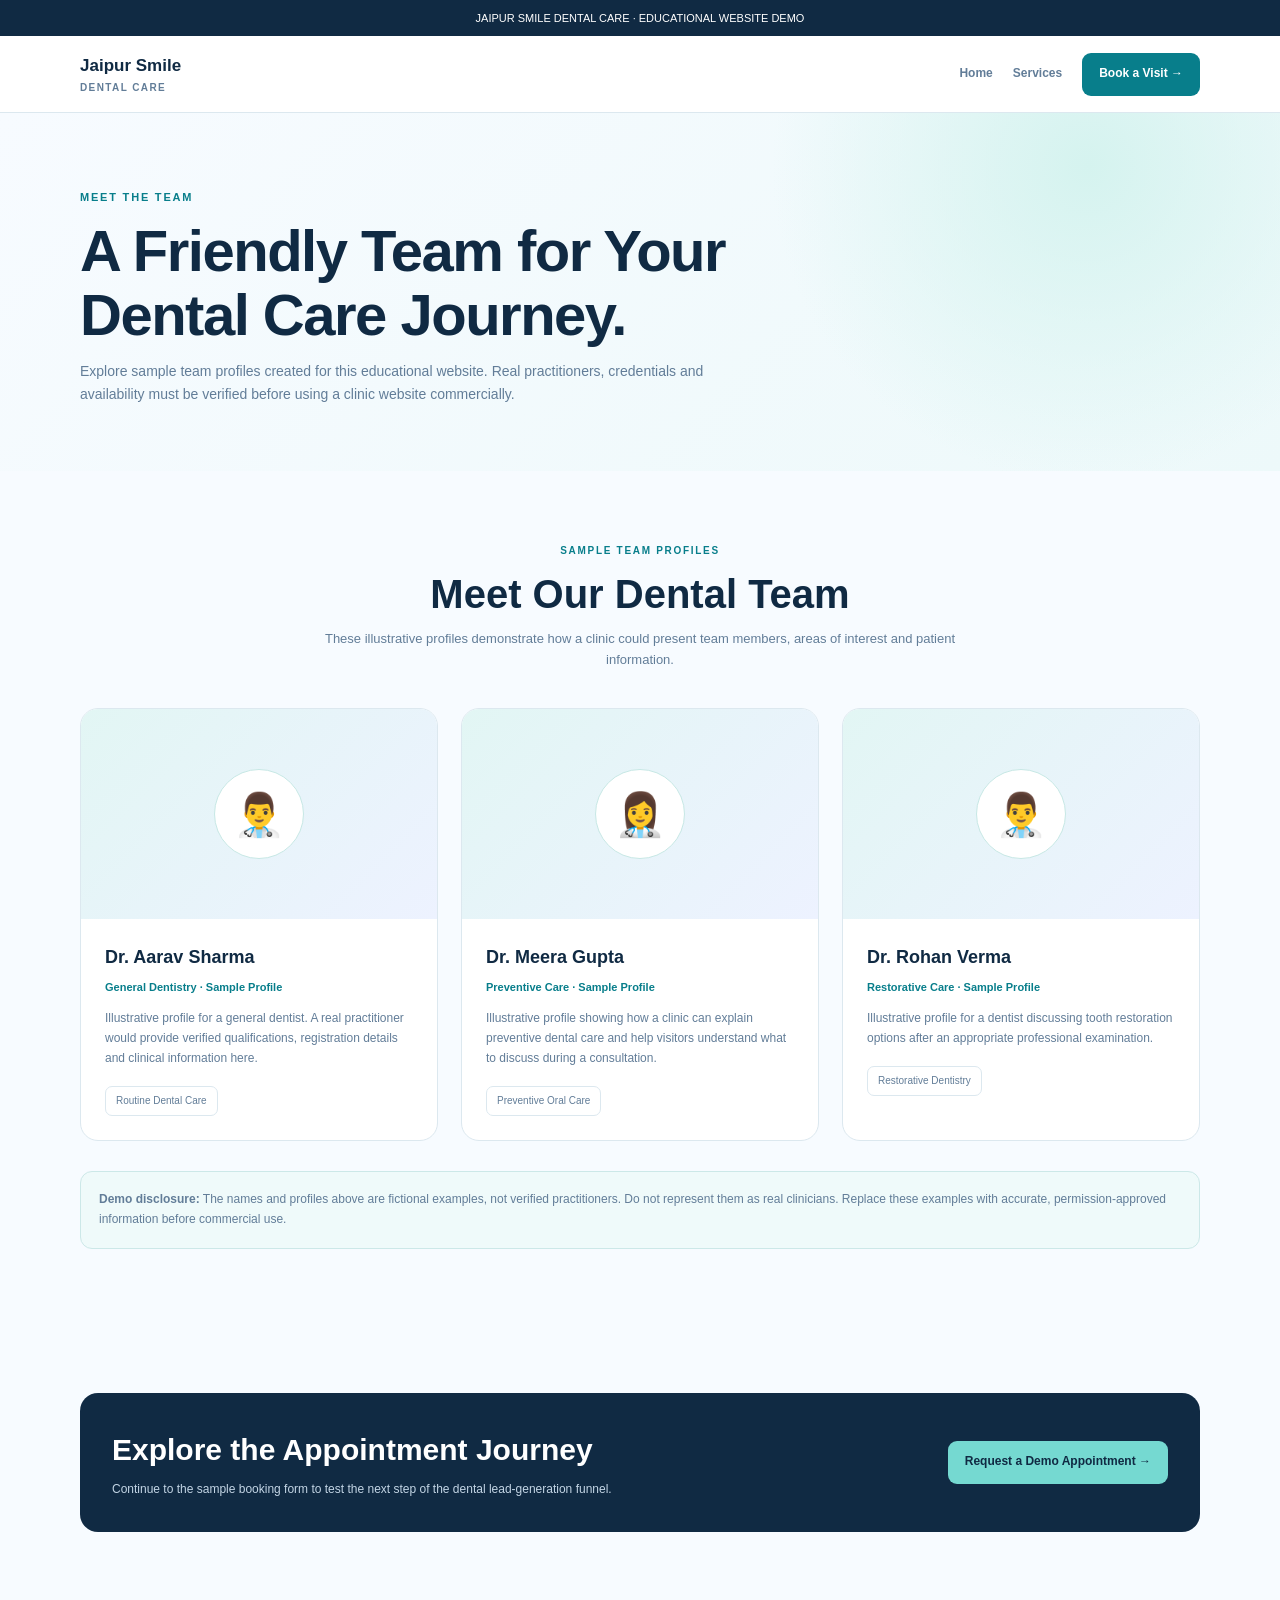
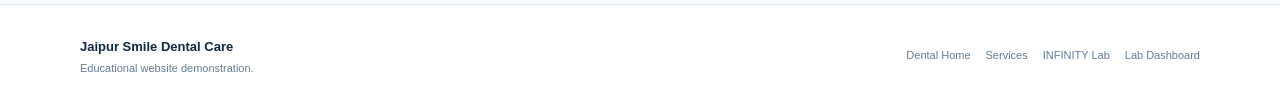
<file: themes/dental/doctors.html>
<!DOCTYPE html>
<html lang="en">
<head>
  <meta charset="UTF-8">
  <meta name="viewport" content="width=device-width, initial-scale=1.0">
  <meta name="theme-color" content="#f7fbff">

  <meta
    name="description"
    content="Explore sample dentist profiles in the Jaipur Smile Dental Care educational website demo."
  >

  <title>Our Dental Team | Jaipur Smile Dental Care</title>

  <style>
    :root {
      --primary: #087e8b;
      --primary-dark: #06636d;
      --navy: #102a43;
      --text: #243b53;
      --muted: #627d98;
      --bg: #f7fbff;
      --white: #ffffff;
      --border: #dce8ef;
      --shadow: 0 16px 42px rgba(16, 42, 67, 0.08);
    }

    * {
      box-sizing: border-box;
      margin: 0;
      padding: 0;
    }

    html {
      scroll-behavior: smooth;
    }

    body {
      font-family: Arial, Helvetica, sans-serif;
      color: var(--text);
      background: var(--bg);
      line-height: 1.65;
    }

    a {
      color: inherit;
      text-decoration: none;
    }

    .container {
      width: min(1120px, calc(100% - 36px));
      margin: auto;
    }

    .topbar {
      padding: 9px 15px;
      background: var(--navy);
      color: white;
      text-align: center;
      font-size: 11px;
    }

    header {
      background: white;
      border-bottom: 1px solid var(--border);
    }

    .nav {
      min-height: 76px;
      display: flex;
      align-items: center;
      justify-content: space-between;
      gap: 20px;
    }

    .brand {
      color: var(--navy);
      font-size: 17px;
      font-weight: 800;
    }

    .brand small {
      display: block;
      color: var(--muted);
      font-size: 10px;
      letter-spacing: 1.4px;
      text-transform: uppercase;
    }

    .nav-links {
      display: flex;
      align-items: center;
      gap: 20px;
      font-size: 12px;
      font-weight: 700;
    }

    .nav-links a:not(.btn) {
      color: var(--muted);
    }

    .btn {
      display: inline-flex;
      align-items: center;
      justify-content: center;
      min-height: 43px;
      padding: 11px 17px;
      border-radius: 9px;
      background: var(--primary);
      color: white;
      font-size: 12px;
      font-weight: 800;
      transition: transform 0.2s, background 0.2s;
    }

    .btn:hover {
      background: var(--primary-dark);
      transform: translateY(-2px);
    }

    .hero {
      padding: 75px 0 65px;
      background:
        radial-gradient(circle at 85% 15%, #d5f3ef, transparent 28%),
        linear-gradient(135deg, #f7fbff, #edf9fa);
    }

    .eyebrow {
      color: var(--primary);
      font-size: 11px;
      font-weight: 800;
      letter-spacing: 1.8px;
      text-transform: uppercase;
    }

    h1 {
      max-width: 780px;
      margin: 13px 0;
      color: var(--navy);
      font-size: clamp(36px, 5vw, 58px);
      line-height: 1.1;
      letter-spacing: -1.5px;
    }

    .hero p {
      max-width: 650px;
      color: var(--muted);
      font-size: 14px;
    }

    .section {
      padding: 72px 0;
    }

    .section-heading {
      max-width: 670px;
      margin: 0 auto 38px;
      text-align: center;
    }

    .section-heading h2 {
      margin: 10px 0;
      color: var(--navy);
      font-size: clamp(28px, 4vw, 40px);
      line-height: 1.2;
    }

    .section-heading p {
      color: var(--muted);
      font-size: 13px;
    }

    .label {
      color: var(--primary);
      font-size: 10px;
      font-weight: 800;
      letter-spacing: 1.7px;
      text-transform: uppercase;
    }

    .team-grid {
      display: grid;
      grid-template-columns: repeat(3, minmax(0, 1fr));
      gap: 23px;
    }

    .doctor-card {
      overflow: hidden;
      border: 1px solid var(--border);
      border-radius: 18px;
      background: white;
      transition: transform 0.25s, box-shadow 0.25s;
    }

    .doctor-card:hover {
      transform: translateY(-5px);
      box-shadow: var(--shadow);
    }

    .doctor-image {
      display: grid;
      place-items: center;
      min-height: 210px;
      overflow: hidden;
      background: linear-gradient(135deg, #e2f6f4, #edf2ff);
    }

    .doctor-image img {
      width: 100%;
      height: 230px;
      object-fit: cover;
    }

    .doctor-placeholder {
      display: grid;
      place-items: center;
      width: 90px;
      height: 90px;
      border: 1px solid #c7e8e5;
      border-radius: 50%;
      background: white;
      font-size: 42px;
    }

    .doctor-info {
      padding: 24px;
    }

    .doctor-info h3 {
      color: var(--navy);
      font-size: 18px;
    }

    .role {
      margin: 5px 0 13px;
      color: var(--primary);
      font-size: 11px;
      font-weight: 800;
    }

    .doctor-info p {
      color: var(--muted);
      font-size: 12px;
    }

    .doctor-tag {
      display: inline-block;
      margin-top: 17px;
      padding: 6px 10px;
      border: 1px solid var(--border);
      border-radius: 7px;
      color: var(--muted);
      font-size: 10px;
    }

    .notice {
      margin-top: 30px;
      padding: 18px;
      border: 1px solid #cce8e8;
      border-radius: 12px;
      background: #effafa;
      color: var(--muted);
      font-size: 12px;
    }

    .cta {
      display: flex;
      align-items: center;
      justify-content: space-between;
      gap: 25px;
      padding: 32px;
      border-radius: 18px;
      background: var(--navy);
      color: white;
    }

    .cta h2 {
      margin-bottom: 6px;
      font-size: clamp(22px, 3vw, 30px);
    }

    .cta p {
      color: #c3d5e5;
      font-size: 12px;
    }

    .cta .btn {
      flex-shrink: 0;
      background: #75d9d1;
      color: var(--navy);
    }

    footer {
      padding: 28px 0;
      border-top: 1px solid var(--border);
      background: white;
    }

    .footer-inner {
      display: flex;
      align-items: center;
      justify-content: space-between;
      gap: 20px;
    }

    footer strong {
      color: var(--navy);
      font-size: 13px;
    }

    footer p,
    footer a {
      color: var(--muted);
      font-size: 11px;
    }

    .footer-links {
      display: flex;
      flex-wrap: wrap;
      gap: 15px;
    }

    @media (max-width: 800px) {
      .team-grid {
        grid-template-columns: repeat(2, minmax(0, 1fr));
      }
    }

    @media (max-width: 560px) {
      .container {
        width: calc(100% - 28px);
      }

      .nav {
        min-height: 68px;
      }

      .brand {
        font-size: 14px;
      }

      .nav-links {
        gap: 9px;
      }

      .nav-links a:not(.btn) {
        display: none;
      }

      .nav-links .btn {
        padding: 10px;
        font-size: 10px;
      }

      .hero {
        padding: 52px 0;
      }

      .section {
        padding: 52px 0;
      }

      .team-grid {
        grid-template-columns: 1fr;
      }

      .doctor-image img {
        height: 260px;
      }

      .cta {
        align-items: stretch;
        flex-direction: column;
        padding: 23px;
      }

      .cta .btn {
        width: 100%;
      }

      .footer-inner {
        align-items: flex-start;
        flex-direction: column;
      }
    }

    @media (prefers-reduced-motion: reduce) {
      html {
        scroll-behavior: auto;
      }

      *,
      *::before,
      *::after {
        transition-duration: 0.01ms !important;
      }
    }
  </style>
</head>

<body>

  <div class="topbar">
    JAIPUR SMILE DENTAL CARE · EDUCATIONAL WEBSITE DEMO
  </div>

  <header>
    <div class="container nav">

      <a class="brand" href="index.html">
        Jaipur Smile
        <small>Dental Care</small>
      </a>

      <nav class="nav-links" aria-label="Main navigation">
        <a href="index.html">Home</a>
        <a href="services.html">Services</a>
        <a class="btn" href="index.html#appointment">
          Book a Visit →
        </a>
      </nav>

    </div>
  </header>

  <main>

    <section class="hero">
      <div class="container">
        <div class="eyebrow">Meet the Team</div>

        <h1>
          A Friendly Team for Your
          Dental Care Journey.
        </h1>

        <p>
          Explore sample team profiles created for this educational
          website. Real practitioners, credentials and availability
          must be verified before using a clinic website commercially.
        </p>
      </div>
    </section>

    <section class="section">
      <div class="container">

        <div class="section-heading">
          <div class="label">Sample Team Profiles</div>

          <h2>Meet Our Dental Team</h2>

          <p>
            These illustrative profiles demonstrate how a clinic could
            present team members, areas of interest and patient
            information.
          </p>
        </div>

        <div class="team-grid">

          <article class="doctor-card">
            <div class="doctor-image">
              <div class="doctor-placeholder" aria-hidden="true">👨‍⚕️</div>
            </div>

            <div class="doctor-info">
              <h3>Dr. Aarav Sharma</h3>
              <div class="role">General Dentistry · Sample Profile</div>

              <p>
                Illustrative profile for a general dentist. A real
                practitioner would provide verified qualifications,
                registration details and clinical information here.
              </p>

              <span class="doctor-tag">Routine Dental Care</span>
            </div>
          </article>

          <article class="doctor-card">
            <div class="doctor-image">
              <div class="doctor-placeholder" aria-hidden="true">👩‍⚕️</div>
            </div>

            <div class="doctor-info">
              <h3>Dr. Meera Gupta</h3>
              <div class="role">Preventive Care · Sample Profile</div>

              <p>
                Illustrative profile showing how a clinic can explain
                preventive dental care and help visitors understand
                what to discuss during a consultation.
              </p>

              <span class="doctor-tag">Preventive Oral Care</span>
            </div>
          </article>

          <article class="doctor-card">
            <div class="doctor-image">
              <div class="doctor-placeholder" aria-hidden="true">👨‍⚕️</div>
            </div>

            <div class="doctor-info">
              <h3>Dr. Rohan Verma</h3>
              <div class="role">Restorative Care · Sample Profile</div>

              <p>
                Illustrative profile for a dentist discussing tooth
                restoration options after an appropriate professional
                examination.
              </p>

              <span class="doctor-tag">Restorative Dentistry</span>
            </div>
          </article>

        </div>

        <div class="notice">
          <strong>Demo disclosure:</strong>
          The names and profiles above are fictional examples, not
          verified practitioners. Do not represent them as real
          clinicians. Replace these examples with accurate,
          permission-approved information before commercial use.
        </div>

      </div>
    </section>

    <section class="section">
      <div class="container">

        <div class="cta">
          <div>
            <h2>Explore the Appointment Journey</h2>

            <p>
              Continue to the sample booking form to test the next step
              of the dental lead-generation funnel.
            </p>
          </div>

          <a
            class="btn"
            href="index.html#appointment"
            data-event="doctors_appointment_cta_click"
          >
            Request a Demo Appointment →
          </a>
        </div>

      </div>
    </section>

  </main>

  <footer>
    <div class="container footer-inner">

      <div>
        <strong>Jaipur Smile Dental Care</strong>
        <p>Educational website demonstration.</p>
      </div>

      <div class="footer-links">
        <a href="index.html">Dental Home</a>
        <a href="services.html">Services</a>
        <a href="../../index.html">INFINITY Lab</a>
        <a href="../../dashboard.html">Lab Dashboard</a>
      </div>

    </div>
  </footer>

</body>
</html>
</file>
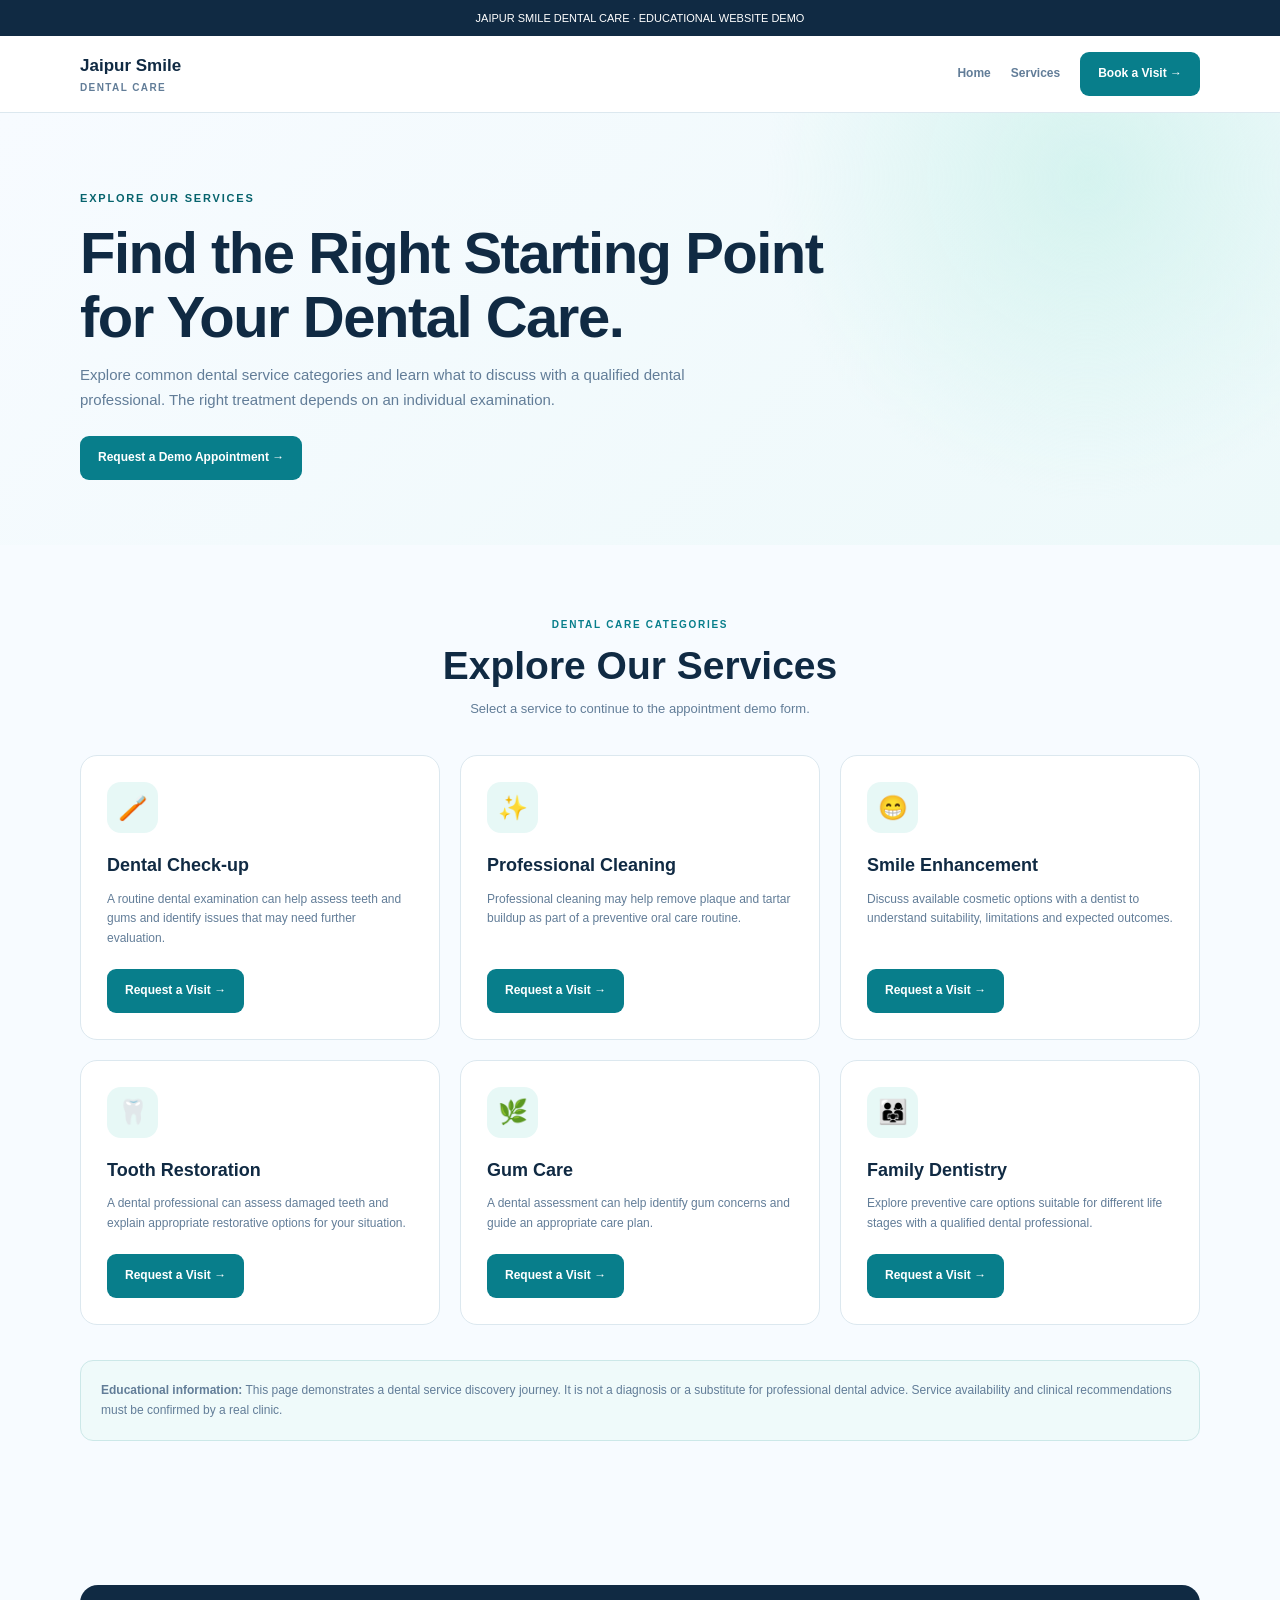
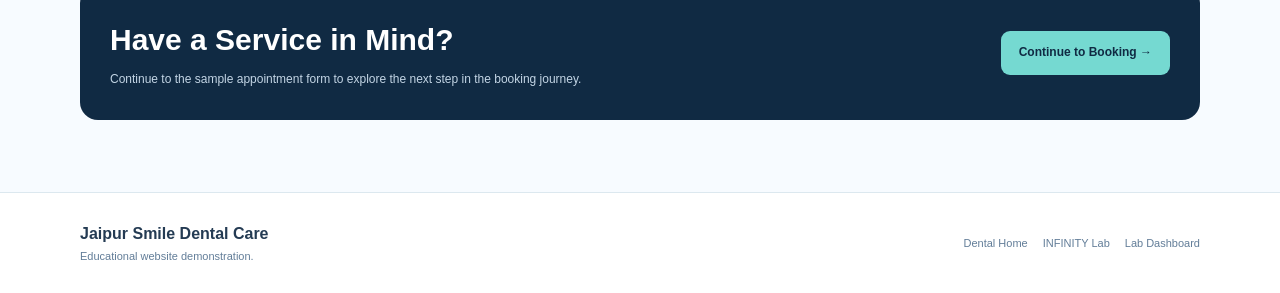
<file: themes/dental/services.html>
<!DOCTYPE html>
<html lang="en">
<head>
  <meta charset="UTF-8">
  <meta name="viewport" content="width=device-width, initial-scale=1.0">
  <meta name="theme-color" content="#f7fbff">
  <meta name="description" content="Explore dental services in the Jaipur Smile Dental Care practice website demo.">
  <title>Dental Services | Jaipur Smile Dental Care</title>

  <style>
    :root {
      --primary: #087e8b;
      --primary-dark: #06636d;
      --navy: #102a43;
      --text: #243b53;
      --muted: #627d98;
      --bg: #f7fbff;
      --white: #fff;
      --border: #dce8ef;
      --shadow: 0 16px 42px rgba(16,42,67,.08);
    }

    * {
      box-sizing: border-box;
      margin: 0;
      padding: 0;
    }

    html { scroll-behavior: smooth; }

    body {
      font-family: Arial, Helvetica, sans-serif;
      background: var(--bg);
      color: var(--text);
      line-height: 1.65;
    }

    a { color: inherit; text-decoration: none; }

    .container {
      width: min(1120px, calc(100% - 36px));
      margin: auto;
    }

    .topbar {
      padding: 9px 15px;
      background: var(--navy);
      color: white;
      text-align: center;
      font-size: 11px;
    }

    header {
      background: white;
      border-bottom: 1px solid var(--border);
    }

    .nav {
      min-height: 76px;
      display: flex;
      align-items: center;
      justify-content: space-between;
      gap: 20px;
    }

    .brand {
      color: var(--navy);
      font-weight: 800;
      font-size: 17px;
    }

    .brand small {
      display: block;
      color: var(--muted);
      font-size: 10px;
      letter-spacing: 1.4px;
      text-transform: uppercase;
    }

    .nav-links {
      display: flex;
      align-items: center;
      gap: 20px;
      font-size: 12px;
      font-weight: 700;
    }

    .nav-links a:not(.btn) { color: var(--muted); }

    .btn {
      display: inline-flex;
      align-items: center;
      justify-content: center;
      padding: 12px 18px;
      border-radius: 9px;
      background: var(--primary);
      color: white;
      font-size: 12px;
      font-weight: 800;
      transition: transform .2s, background .2s;
    }

    .btn:hover {
      background: var(--primary-dark);
      transform: translateY(-2px);
    }

    .hero {
      padding: 76px 0 65px;
      background:
        radial-gradient(circle at 85% 15%, #d5f3ef, transparent 28%),
        linear-gradient(135deg, #f7fbff, #edf9fa);
    }

    .eyebrow {
      color: var(--primary-dark);
      font-size: 11px;
      font-weight: 800;
      letter-spacing: 1.8px;
      text-transform: uppercase;
    }

    h1 {
      max-width: 800px;
      margin: 14px 0;
      color: var(--navy);
      font-size: clamp(36px, 5vw, 58px);
      line-height: 1.1;
      letter-spacing: -1.5px;
    }

    .hero p {
      max-width: 650px;
      color: var(--muted);
      font-size: 15px;
    }

    .hero .btn { margin-top: 24px; }

    .section { padding: 72px 0; }

    .section-heading {
      max-width: 670px;
      margin: 0 auto 35px;
      text-align: center;
    }

    .section-heading h2 {
      margin: 9px 0;
      color: var(--navy);
      font-size: clamp(27px, 4vw, 39px);
      line-height: 1.2;
    }

    .section-heading p {
      color: var(--muted);
      font-size: 13px;
    }

    .label {
      color: var(--primary);
      font-size: 10px;
      font-weight: 800;
      letter-spacing: 1.7px;
      text-transform: uppercase;
    }

    .service-grid {
      display: grid;
      grid-template-columns: repeat(3, minmax(0, 1fr));
      gap: 20px;
    }

    .service-card {
      display: flex;
      flex-direction: column;
      padding: 26px;
      border: 1px solid var(--border);
      border-radius: 17px;
      background: white;
      transition: transform .25s, box-shadow .25s, border-color .25s;
    }

    .service-card:hover {
      transform: translateY(-5px);
      border-color: #abd9dc;
      box-shadow: var(--shadow);
    }

    .icon {
      display: grid;
      place-items: center;
      width: 51px;
      height: 51px;
      margin-bottom: 18px;
      border-radius: 14px;
      background: #e7f8f6;
      font-size: 24px;
    }

    .service-card h3 {
      margin-bottom: 9px;
      color: var(--navy);
      font-size: 18px;
    }

    .service-card p {
      flex: 1;
      color: var(--muted);
      font-size: 12px;
    }

    .service-card .btn {
      align-self: flex-start;
      margin-top: 20px;
    }

    .info {
      margin-top: 35px;
      padding: 20px;
      border: 1px solid #cce8e8;
      border-radius: 13px;
      background: #effafa;
      color: var(--muted);
      font-size: 12px;
    }

    .cta {
      display: flex;
      align-items: center;
      justify-content: space-between;
      gap: 22px;
      padding: 30px;
      border-radius: 18px;
      background: var(--navy);
      color: white;
    }

    .cta h2 {
      margin-bottom: 5px;
      font-size: clamp(22px, 3vw, 30px);
    }

    .cta p {
      color: #c3d5e5;
      font-size: 12px;
    }

    .cta .btn {
      flex-shrink: 0;
      background: #75d9d1;
      color: var(--navy);
    }

    footer {
      padding: 28px 0;
      border-top: 1px solid var(--border);
      background: white;
    }

    .footer-inner {
      display: flex;
      align-items: center;
      justify-content: space-between;
      gap: 20px;
    }

    footer p, footer a {
      color: var(--muted);
      font-size: 11px;
    }

    .footer-links {
      display: flex;
      flex-wrap: wrap;
      gap: 15px;
    }

    @media (max-width: 800px) {
      .service-grid { grid-template-columns: repeat(2, minmax(0, 1fr)); }
    }

    @media (max-width: 560px) {
      .container { width: calc(100% - 28px); }

      .nav { min-height: 68px; }

      .brand { font-size: 14px; }

      .nav-links { gap: 9px; }

      .nav-links a:not(.btn) { display: none; }

      .nav-links .btn {
        padding: 10px;
        font-size: 10px;
      }

      .hero { padding: 54px 0; }

      .section { padding: 52px 0; }

      .service-grid { grid-template-columns: 1fr; }

      .service-card { padding: 23px; }

      .cta {
        align-items: stretch;
        flex-direction: column;
        padding: 23px;
      }

      .cta .btn { width: 100%; }

      .footer-inner {
        align-items: flex-start;
        flex-direction: column;
      }
    }

    @media (prefers-reduced-motion: reduce) {
      html { scroll-behavior: auto; }
      *, *::before, *::after {
        transition-duration: .01ms !important;
      }
    }
  </style>
</head>

<body>

  <div class="topbar">
    JAIPUR SMILE DENTAL CARE · EDUCATIONAL WEBSITE DEMO
  </div>

  <header>
    <div class="container nav">
      <a class="brand" href="index.html">
        Jaipur Smile
        <small>Dental Care</small>
      </a>

      <nav class="nav-links" aria-label="Main navigation">
        <a href="index.html">Home</a>
        <a href="#services">Services</a>
        <a class="btn" href="index.html#appointment">Book a Visit →</a>
      </nav>
    </div>
  </header>

  <main>

    <section class="hero">
      <div class="container">
        <div class="eyebrow">Explore Our Services</div>

        <h1>
          Find the Right Starting Point
          for Your Dental Care.
        </h1>

        <p>
          Explore common dental service categories and learn what to
          discuss with a qualified dental professional. The right
          treatment depends on an individual examination.
        </p>

        <a
          class="btn"
          href="index.html#appointment"
          data-event="services_hero_appointment_click"
        >
          Request a Demo Appointment →
        </a>
      </div>
    </section>

    <section class="section" id="services">
      <div class="container">

        <div class="section-heading">
          <div class="label">Dental Care Categories</div>
          <h2>Explore Our Services</h2>
          <p>
            Select a service to continue to the appointment demo form.
          </p>
        </div>

        <div class="service-grid">

          <article class="service-card">
            <div class="icon" aria-hidden="true">🪥</div>
            <h3>Dental Check-up</h3>
            <p>
              A routine dental examination can help assess teeth and
              gums and identify issues that may need further evaluation.
            </p>
            <a
              class="btn"
              href="index.html#appointment"
              data-service="Dental Check-up"
              data-event="service_appointment_click"
            >Request a Visit →</a>
          </article>

          <article class="service-card">
            <div class="icon" aria-hidden="true">✨</div>
            <h3>Professional Cleaning</h3>
            <p>
              Professional cleaning may help remove plaque and tartar
              buildup as part of a preventive oral care routine.
            </p>
            <a
              class="btn"
              href="index.html#appointment"
              data-service="Teeth Cleaning"
              data-event="service_appointment_click"
            >Request a Visit →</a>
          </article>

          <article class="service-card">
            <div class="icon" aria-hidden="true">😁</div>
            <h3>Smile Enhancement</h3>
            <p>
              Discuss available cosmetic options with a dentist to
              understand suitability, limitations and expected outcomes.
            </p>
            <a
              class="btn"
              href="index.html#appointment"
              data-service="Smile Enhancement"
              data-event="service_appointment_click"
            >Request a Visit →</a>
          </article>

          <article class="service-card">
            <div class="icon" aria-hidden="true">🦷</div>
            <h3>Tooth Restoration</h3>
            <p>
              A dental professional can assess damaged teeth and explain
              appropriate restorative options for your situation.
            </p>
            <a
              class="btn"
              href="index.html#appointment"
              data-service="Tooth Restoration"
              data-event="service_appointment_click"
            >Request a Visit →</a>
          </article>

          <article class="service-card">
            <div class="icon" aria-hidden="true">🌿</div>
            <h3>Gum Care</h3>
            <p>
              A dental assessment can help identify gum concerns and
              guide an appropriate care plan.
            </p>
            <a
              class="btn"
              href="index.html#appointment"
              data-service="Gum Care"
              data-event="service_appointment_click"
            >Request a Visit →</a>
          </article>

          <article class="service-card">
            <div class="icon" aria-hidden="true">👨‍👩‍👧</div>
            <h3>Family Dentistry</h3>
            <p>
              Explore preventive care options suitable for different
              life stages with a qualified dental professional.
            </p>
            <a
              class="btn"
              href="index.html#appointment"
              data-service="Family Dentistry"
              data-event="service_appointment_click"
            >Request a Visit →</a>
          </article>

        </div>

        <div class="info">
          <strong>Educational information:</strong>
          This page demonstrates a dental service discovery journey.
          It is not a diagnosis or a substitute for professional dental
          advice. Service availability and clinical recommendations
          must be confirmed by a real clinic.
        </div>

      </div>
    </section>

    <section class="section">
      <div class="container">
        <div class="cta">
          <div>
            <h2>Have a Service in Mind?</h2>
            <p>
              Continue to the sample appointment form to explore the
              next step in the booking journey.
            </p>
          </div>

          <a
            class="btn"
            href="index.html#appointment"
            data-event="services_final_cta_click"
          >
            Continue to Booking →
          </a>
        </div>
      </div>
    </section>

  </main>

  <footer>
    <div class="container footer-inner">
      <div>
        <strong>Jaipur Smile Dental Care</strong>
        <p>Educational website demonstration.</p>
      </div>

      <div class="footer-links">
        <a href="index.html">Dental Home</a>
        <a href="../../index.html">INFINITY Lab</a>
        <a href="../../dashboard.html">Lab Dashboard</a>
      </div>
    </div>
  </footer>

  <script>
    // Service selection is carried into the appointment form using
    // a URL query parameter. No data is sent to a server.

    document.querySelectorAll("[data-service]").forEach((link) => {
      link.addEventListener("click", () => {
        const service = link.dataset.service;
        const target = new URL(link.href, window.location.href);
        target.searchParams.set("service", service);
        link.href = target.href;
      });
    });
  </script>

</body>
</html>
</file>
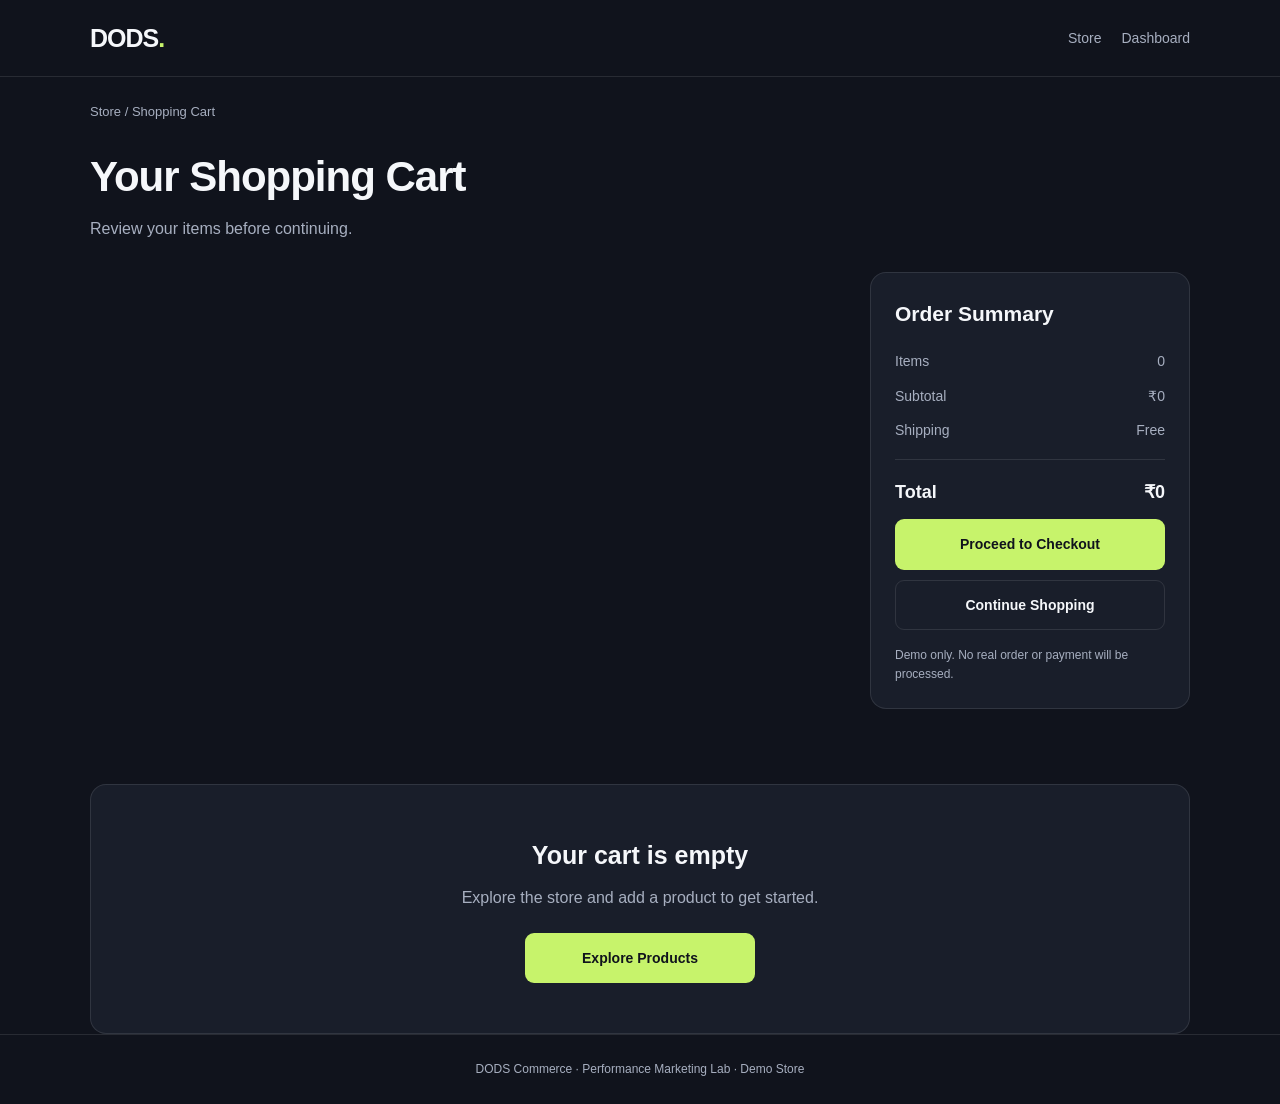
<file: themes/ecommerce/cart.html>
<!DOCTYPE html>
<html lang="en">
<head>
  <meta charset="UTF-8">
  <meta name="viewport" content="width=device-width, initial-scale=1.0">

  <title>Shopping Cart | DODS Commerce</title>
  <meta
    name="description"
    content="Review your shopping cart in the DODS Commerce demo store."
  >

  <style>
    :root {
      --bg: #10131c;
      --panel: #191e2a;
      --panel-light: #222938;
      --text: #f5f7fa;
      --muted: #a7afc0;
      --accent: #c7f36b;
      --border: rgba(255, 255, 255, 0.10);
      --danger: #ff9292;
    }

    * {
      box-sizing: border-box;
      margin: 0;
      padding: 0;
    }

    body {
      background: var(--bg);
      color: var(--text);
      font-family: Arial, Helvetica, sans-serif;
      line-height: 1.6;
    }

    a {
      color: inherit;
      text-decoration: none;
    }

    button {
      font: inherit;
    }

    .container {
      width: min(1100px, 92%);
      margin: auto;
    }

    .header {
      border-bottom: 1px solid var(--border);
    }

    .header-inner {
      min-height: 76px;
      display: flex;
      align-items: center;
      justify-content: space-between;
      gap: 20px;
    }

    .logo {
      font-size: 25px;
      font-weight: 800;
      letter-spacing: -1px;
    }

    .logo span {
      color: var(--accent);
    }

    .nav {
      display: flex;
      gap: 20px;
      font-size: 14px;
      color: var(--muted);
    }

    .nav a:hover {
      color: var(--accent);
    }

    .breadcrumb {
      padding: 25px 0 10px;
      color: var(--muted);
      font-size: 13px;
    }

    .breadcrumb a:hover {
      color: var(--accent);
    }

    .page-heading {
      margin: 10px 0 30px;
    }

    .page-heading h1 {
      font-size: clamp(30px, 5vw, 42px);
      letter-spacing: -1px;
    }

    .page-heading p {
      color: var(--muted);
      margin-top: 6px;
    }

    .cart-layout {
      display: grid;
      grid-template-columns: minmax(0, 1fr) 320px;
      gap: 25px;
      align-items: start;
      padding-bottom: 75px;
    }

    .cart-items {
      display: grid;
      gap: 15px;
    }

    .cart-item {
      display: grid;
      grid-template-columns: 110px minmax(0, 1fr);
      gap: 20px;
      padding: 18px;
      background: var(--panel);
      border: 1px solid var(--border);
      border-radius: 16px;
    }

    .item-image {
      width: 110px;
      height: 125px;
      object-fit: cover;
      border-radius: 10px;
      background: var(--panel-light);
    }

    .item-details {
      min-width: 0;
    }

    .item-category {
      color: var(--accent);
      text-transform: uppercase;
      font-size: 11px;
      letter-spacing: 1px;
      font-weight: 700;
    }

    .item-name {
      font-size: 18px;
      margin: 5px 0;
      overflow-wrap: anywhere;
    }

    .item-price {
      font-size: 15px;
      font-weight: 700;
    }

    .item-controls {
      display: flex;
      flex-wrap: wrap;
      align-items: center;
      gap: 12px;
      margin-top: 14px;
    }

    .quantity-control {
      display: inline-flex;
      align-items: center;
      gap: 14px;
      padding: 4px;
      border: 1px solid var(--border);
      border-radius: 8px;
    }

    .quantity-control button {
      width: 30px;
      height: 30px;
      background: var(--panel-light);
      color: var(--text);
      border: 0;
      border-radius: 6px;
      cursor: pointer;
    }

    .quantity-control button:hover {
      color: var(--accent);
    }

    .quantity-value {
      min-width: 18px;
      text-align: center;
      font-size: 14px;
    }

    .remove-button {
      background: transparent;
      color: var(--danger);
      border: 0;
      cursor: pointer;
      font-size: 13px;
    }

    .remove-button:hover {
      text-decoration: underline;
    }

    .summary {
      padding: 24px;
      background: var(--panel);
      border: 1px solid var(--border);
      border-radius: 16px;
      position: sticky;
      top: 20px;
    }

    .summary h2 {
      font-size: 21px;
      margin-bottom: 20px;
    }

    .summary-row {
      display: flex;
      justify-content: space-between;
      gap: 15px;
      margin: 12px 0;
      color: var(--muted);
      font-size: 14px;
    }

    .summary-row span:last-child {
      text-align: right;
    }

    .summary-divider {
      border: 0;
      border-top: 1px solid var(--border);
      margin: 18px 0;
    }

    .summary-total {
      color: var(--text);
      font-size: 18px;
      font-weight: 800;
    }

    .button {
      display: inline-flex;
      align-items: center;
      justify-content: center;
      width: 100%;
      padding: 13px 16px;
      border: 1px solid transparent;
      border-radius: 9px;
      font-size: 14px;
      font-weight: 700;
      cursor: pointer;
      transition: transform 0.2s;
    }

    .button:hover {
      transform: translateY(-2px);
    }

    .button-primary {
      background: var(--accent);
      color: #10131c;
    }

    .button-secondary {
      background: transparent;
      border-color: var(--border);
      color: var(--text);
      margin-top: 10px;
    }

    .button:disabled {
      opacity: 0.45;
      cursor: not-allowed;
      transform: none;
    }

    .empty-cart {
      text-align: center;
      padding: 50px 20px;
      background: var(--panel);
      border: 1px solid var(--border);
      border-radius: 16px;
    }

    .empty-cart h2 {
      font-size: 25px;
      margin-bottom: 10px;
    }

    .empty-cart p {
      color: var(--muted);
      margin-bottom: 22px;
    }

    .empty-cart .button {
      max-width: 230px;
      margin: auto;
    }

    .demo-note {
      color: var(--muted);
      font-size: 12px;
      margin-top: 16px;
    }

    .footer {
      border-top: 1px solid var(--border);
      padding: 25px 0;
      color: var(--muted);
      font-size: 12px;
      text-align: center;
    }

    @media (max-width: 800px) {
      .cart-layout {
        grid-template-columns: 1fr;
      }

      .summary {
        position: static;
      }
    }

    @media (max-width: 480px) {
      .header-inner {
        min-height: 65px;
      }

      .logo {
        font-size: 21px;
      }

      .nav {
        gap: 12px;
        font-size: 12px;
      }

      .cart-item {
        grid-template-columns: 85px minmax(0, 1fr);
        gap: 13px;
        padding: 12px;
      }

      .item-image {
        width: 85px;
        height: 105px;
      }

      .item-name {
        font-size: 16px;
      }

      .item-controls {
        gap: 10px;
      }
    }
  </style>
</head>

<body>

  <header class="header">
    <div class="container header-inner">
      <a class="logo" href="index.html">DODS<span>.</span></a>

      <nav class="nav" aria-label="Main navigation">
        <a href="index.html">Store</a>
        <a href="../../dashboard.html">Dashboard</a>
      </nav>
    </div>
  </header>

  <main class="container">

    <div class="breadcrumb">
      <a href="index.html">Store</a> / Shopping Cart
    </div>

    <section class="page-heading">
      <h1>Your Shopping Cart</h1>
      <p>Review your items before continuing.</p>
    </section>

    <section id="cart-layout" class="cart-layout" hidden>

      <div id="cart-items" class="cart-items"></div>

      <aside class="summary">
        <h2>Order Summary</h2>

        <div class="summary-row">
          <span>Items</span>
          <span id="summary-items">0</span>
        </div>

        <div class="summary-row">
          <span>Subtotal</span>
          <span id="summary-subtotal">₹0</span>
        </div>

        <div class="summary-row">
          <span>Shipping</span>
          <span>Free</span>
        </div>

        <hr class="summary-divider">

        <div class="summary-row summary-total">
          <span>Total</span>
          <span id="summary-total">₹0</span>
        </div>

        <button
          id="checkout-button"
          class="button button-primary"
          type="button"
        >
          Proceed to Checkout
        </button>

        <a
          class="button button-secondary"
          href="index.html#featured"
        >
          Continue Shopping
        </a>

        <p class="demo-note">
          Demo only. No real order or payment will be processed.
        </p>
      </aside>

    </section>

    <section id="empty-cart" class="empty-cart" hidden>
      <h2>Your cart is empty</h2>
      <p>Explore the store and add a product to get started.</p>

      <a
        class="button button-primary"
        href="index.html#featured"
      >
        Explore Products
      </a>
    </section>

  </main>

  <footer class="footer">
    <div class="container">
      DODS Commerce · Performance Marketing Lab · Demo Store
    </div>
  </footer>

  <script src="data/products.js"></script>

  <script>
    (function () {
      "use strict";

      const CART_KEY = "dods_demo_cart_v1";

      const cartLayout = document.getElementById("cart-layout");
      const cartItemsElement = document.getElementById("cart-items");
      const emptyCartElement = document.getElementById("empty-cart");

      const products = Array.isArray(window.DODS_PRODUCTS)
        ? window.DODS_PRODUCTS
        : [];

      function formatINR(amount) {
        return new Intl.NumberFormat("en-IN", {
          style: "currency",
          currency: "INR",
          maximumFractionDigits: 0
        }).format(amount);
      }

      function getProduct(id) {
        return products.find(function (product) {
          return product && String(product.id) === String(id);
        });
      }

      function readCart() {
        try {
          const saved = JSON.parse(
            localStorage.getItem(CART_KEY) || "[]"
          );

          if (!Array.isArray(saved)) {
            return [];
          }

          return saved
            .filter(function (item) {
              return item &&
                typeof item.id === "string" &&
                Number.isInteger(item.quantity) &&
                item.quantity > 0 &&
                getProduct(item.id);
            })
            .map(function (item) {
              return {
                id: item.id,
                quantity: Math.min(item.quantity, 99)
              };
            });
        } catch (error) {
          return [];
        }
      }

      function saveCart(cart) {
        try {
          localStorage.setItem(CART_KEY, JSON.stringify(cart));
          return true;
        } catch (error) {
          alert(
            "Your browser could not save the demo cart. " +
            "Please check your browser storage settings."
          );
          return false;
        }
      }

      function createElement(tag, className, text) {
        const element = document.createElement(tag);

        if (className) {
          element.className = className;
        }

        if (text !== undefined) {
          element.textContent = text;
        }

        return element;
      }

      function changeQuantity(id, amount) {
        const cart = readCart();
        const item = cart.find(function (entry) {
          return entry.id === id;
        });

        if (!item) {
          return;
        }

        const nextQuantity = item.quantity + amount;

        if (nextQuantity <= 0) {
          removeItem(id);
          return;
        }

        if (nextQuantity > 99) {
          return;
        }

        item.quantity = nextQuantity;

        if (saveCart(cart)) {
          renderCart();
        }
      }

      function removeItem(id) {
        const cart = readCart().filter(function (item) {
          return item.id !== id;
        });

        if (saveCart(cart)) {
          renderCart();
        }
      }

      function buildCartItem(item) {
        const product = getProduct(item.id);

        const card = createElement("article", "cart-item");

        const image = createElement("img", "item-image");
        image.src = product.image || "";
        image.alt = product.name || "Product image";

        image.addEventListener("error", function () {
          image.style.visibility = "hidden";
        }, { once: true });

        const details = createElement("div", "item-details");

        details.appendChild(
          createElement("p", "item-category", product.category || "Product")
        );

        details.appendChild(
          createElement("h2", "item-name", product.name || "Unnamed Product")
        );

        details.appendChild(
          createElement("p", "item-price", formatINR(Number(product.price) || 0))
        );

        const controls = createElement("div", "item-controls");
        const quantityControl = createElement("div", "quantity-control");

        const decreaseButton = createElement("button", "", "−");
        decreaseButton.type = "button";
        decreaseButton.setAttribute(
          "aria-label",
          "Decrease quantity of " + (product.name || "product")
        );

        decreaseButton.addEventListener("click", function () {
          changeQuantity(item.id, -1);
        });

        const quantity = createElement(
          "span",
          "quantity-value",
          String(item.quantity)
        );

        const increaseButton = createElement("button", "", "+");
        increaseButton.type = "button";
        increaseButton.setAttribute(
          "aria-label",
          "Increase quantity of " + (product.name || "product")
        );

        increaseButton.disabled = item.quantity >= 99;

        increaseButton.addEventListener("click", function () {
          changeQuantity(item.id, 1);
        });

        quantityControl.appendChild(decreaseButton);
        quantityControl.appendChild(quantity);
        quantityControl.appendChild(increaseButton);

        const removeButton = createElement(
          "button",
          "remove-button",
          "Remove"
        );

        removeButton.type = "button";

        removeButton.addEventListener("click", function () {
          removeItem(item.id);
        });

        controls.appendChild(quantityControl);
        controls.appendChild(removeButton);

        details.appendChild(controls);

        card.appendChild(image);
        card.appendChild(details);

        return card;
      }

      function renderCart() {
        const cart = readCart();

        cartItemsElement.replaceChildren();

        if (cart.length === 0) {
          cartLayout.hidden = true;
          emptyCartElement.hidden = false;
          return;
        }

        emptyCartElement.hidden = true;
        cartLayout.hidden = false;

        let itemCount = 0;
        let subtotal = 0;

        cart.forEach(function (item) {
          const product = getProduct(item.id);

          if (!product) {
            return;
          }

          const price = Number(product.price);

          if (!Number.isFinite(price) || price < 0) {
            return;
          }

          itemCount += item.quantity;
          subtotal += price * item.quantity;

          cartItemsElement.appendChild(buildCartItem(item));
        });

        document.getElementById("summary-items").textContent =
          String(itemCount);

        document.getElementById("summary-subtotal").textContent =
          formatINR(subtotal);

        document.getElementById("summary-total").textContent =
          formatINR(subtotal);

        document.getElementById("checkout-button").disabled =
          itemCount === 0;
      }

      document.getElementById("checkout-button").addEventListener(
        "click",
        function () {
          if (readCart().length === 0) {
            renderCart();
            return;
          }

          window.location.href = "checkout.html";
        }
      );

      renderCart();
    })();
  </script>

</body>
</html>
</file>
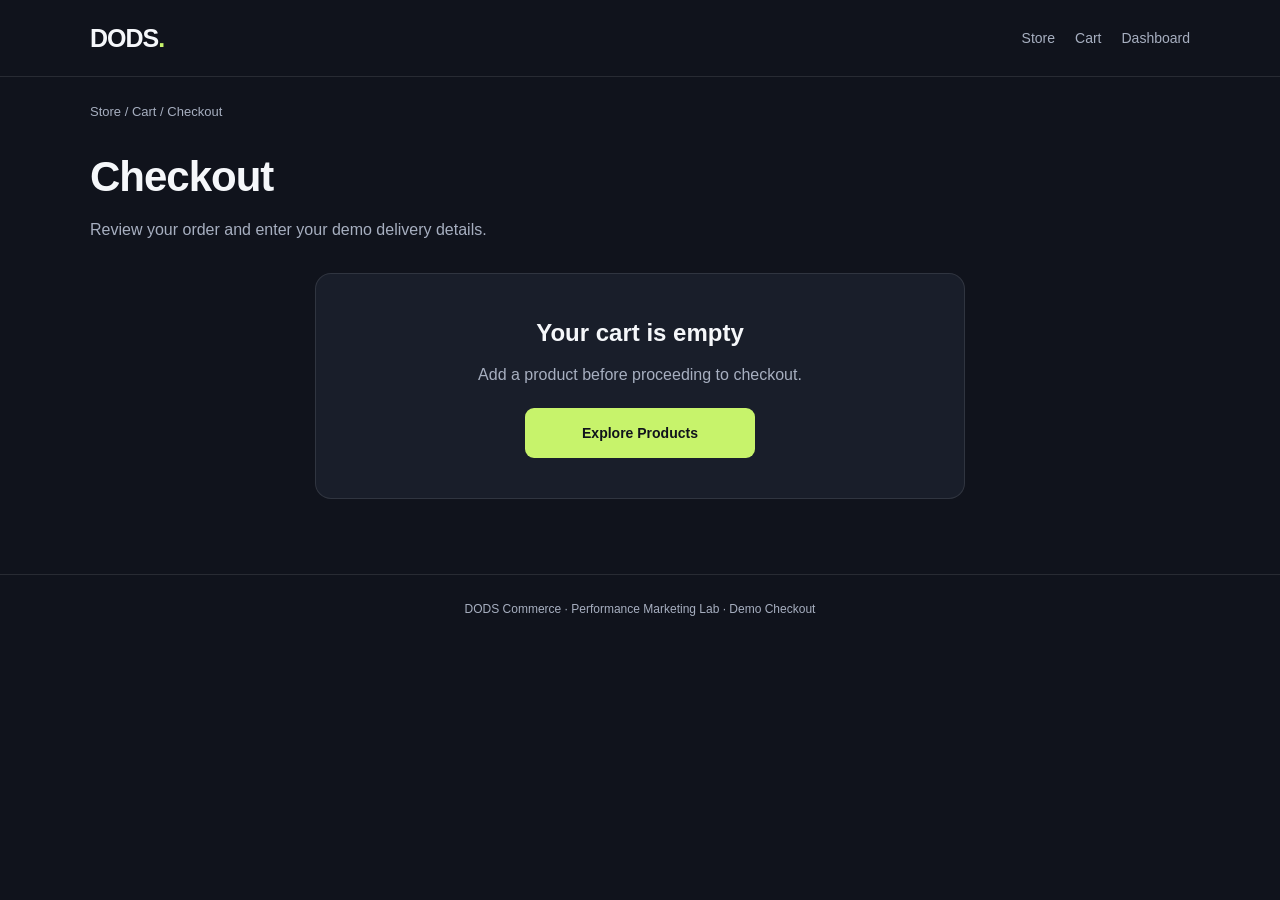
<file: themes/ecommerce/checkout.html>
<!DOCTYPE html>
<html lang="en">
<head>
  <meta charset="UTF-8">
  <meta name="viewport" content="width=device-width, initial-scale=1.0">

  <title>Checkout | DODS Commerce</title>
  <meta
    name="description"
    content="Complete your demo shopping journey at DODS Commerce."
  >

  <style>
    :root {
      --bg: #10131c;
      --panel: #191e2a;
      --panel-light: #222938;
      --text: #f5f7fa;
      --muted: #a7afc0;
      --accent: #c7f36b;
      --border: rgba(255, 255, 255, 0.10);
      --danger: #ff9292;
    }

    * {
      box-sizing: border-box;
      margin: 0;
      padding: 0;
    }

    body {
      background: var(--bg);
      color: var(--text);
      font-family: Arial, Helvetica, sans-serif;
      line-height: 1.6;
    }

    a {
      color: inherit;
      text-decoration: none;
    }

    button,
    input,
    textarea {
      font: inherit;
    }

    .container {
      width: min(1100px, 92%);
      margin: auto;
    }

    /* HEADER */

    .header {
      border-bottom: 1px solid var(--border);
    }

    .header-inner {
      min-height: 76px;
      display: flex;
      align-items: center;
      justify-content: space-between;
      gap: 20px;
    }

    .logo {
      font-size: 25px;
      font-weight: 800;
      letter-spacing: -1px;
    }

    .logo span {
      color: var(--accent);
    }

    .nav {
      display: flex;
      gap: 20px;
      color: var(--muted);
      font-size: 14px;
    }

    .nav a:hover {
      color: var(--accent);
    }

    /* PAGE */

    .breadcrumb {
      padding: 25px 0 10px;
      color: var(--muted);
      font-size: 13px;
    }

    .breadcrumb a:hover {
      color: var(--accent);
    }

    .page-heading {
      margin: 10px 0 30px;
    }

    .page-heading h1 {
      font-size: clamp(30px, 5vw, 42px);
      letter-spacing: -1px;
    }

    .page-heading p {
      color: var(--muted);
      margin-top: 7px;
    }

    .checkout-layout {
      display: grid;
      grid-template-columns: minmax(0, 1fr) 340px;
      gap: 25px;
      align-items: start;
      padding-bottom: 75px;
    }

    .checkout-form,
    .order-summary {
      background: var(--panel);
      border: 1px solid var(--border);
      border-radius: 16px;
      padding: 25px;
    }

    .section-title {
      font-size: 21px;
      margin-bottom: 20px;
    }

    .form-grid {
      display: grid;
      grid-template-columns: 1fr 1fr;
      gap: 18px;
    }

    .form-group {
      display: flex;
      flex-direction: column;
      gap: 7px;
      min-width: 0;
    }

    .form-group.full-width {
      grid-column: 1 / -1;
    }

    label {
      font-size: 13px;
      font-weight: 700;
    }

    input,
    textarea {
      width: 100%;
      background: var(--bg);
      color: var(--text);
      border: 1px solid var(--border);
      border-radius: 9px;
      padding: 12px;
      outline: none;
    }

    input:focus,
    textarea:focus {
      border-color: var(--accent);
    }

    input::placeholder,
    textarea::placeholder {
      color: #747e92;
    }

    textarea {
      min-height: 95px;
      resize: vertical;
    }

    .form-section {
      margin-top: 30px;
    }

    .form-note {
      color: var(--muted);
      font-size: 12px;
      margin-top: 20px;
    }

    /* ORDER SUMMARY */

    .order-summary {
      position: sticky;
      top: 20px;
    }

    .summary-items {
      display: grid;
      gap: 16px;
    }

    .summary-item {
      display: grid;
      grid-template-columns: 64px minmax(0, 1fr);
      gap: 12px;
      align-items: center;
    }

    .summary-image {
      width: 64px;
      height: 68px;
      object-fit: cover;
      border-radius: 9px;
      background: var(--panel-light);
    }

    .summary-item-name {
      font-size: 13px;
      font-weight: 700;
      overflow-wrap: anywhere;
    }

    .summary-item-meta {
      color: var(--muted);
      font-size: 12px;
      margin-top: 3px;
    }

    .summary-divider {
      border: 0;
      border-top: 1px solid var(--border);
      margin: 20px 0;
    }

    .summary-row {
      display: flex;
      justify-content: space-between;
      gap: 12px;
      margin: 12px 0;
      font-size: 14px;
      color: var(--muted);
    }

    .summary-row span:last-child {
      text-align: right;
    }

    .summary-total {
      font-size: 19px;
      font-weight: 800;
      color: var(--text);
    }

    .button {
      width: 100%;
      min-height: 48px;
      display: inline-flex;
      align-items: center;
      justify-content: center;
      padding: 13px 16px;
      border-radius: 9px;
      border: 1px solid transparent;
      font-size: 14px;
      font-weight: 700;
      cursor: pointer;
      transition: transform 0.2s;
    }

    .button:hover {
      transform: translateY(-2px);
    }

    .button-primary {
      background: var(--accent);
      color: #10131c;
    }

    .button-secondary {
      background: transparent;
      border-color: var(--border);
      color: var(--text);
      margin-top: 10px;
    }

    .button:disabled {
      opacity: 0.5;
      cursor: not-allowed;
      transform: none;
    }

    .demo-note {
      color: var(--muted);
      font-size: 12px;
      margin-top: 15px;
    }


    /* PAYMENT METHODS */
    .payment-options {
      display: grid;
      gap: 12px;
    }

    .payment-option {
      display: flex;
      align-items: flex-start;
      gap: 12px;
      padding: 14px;
      background: var(--bg);
      border: 1px solid var(--border);
      border-radius: 10px;
      cursor: pointer;
    }

    .payment-option:has(input:checked) {
      border-color: var(--accent);
      background: rgba(199, 243, 107, 0.06);
    }

    .payment-option input {
      width: auto;
      margin-top: 4px;
      accent-color: var(--accent);
    }

    .payment-option strong {
      display: block;
      font-size: 14px;
    }

    .payment-option small {
      display: block;
      margin-top: 3px;
      color: var(--muted);
      font-size: 12px;
    }

    .payment-demo-warning {
      color: var(--muted);
      font-size: 12px;
      margin-top: 12px;
    }

    /* EMPTY CART */

    .empty-state {
      max-width: 650px;
      margin: 20px auto 75px;
      padding: 40px 25px;
      text-align: center;
      background: var(--panel);
      border: 1px solid var(--border);
      border-radius: 16px;
    }

    .empty-state h2 {
      margin-bottom: 10px;
    }

    .empty-state p {
      color: var(--muted);
      margin-bottom: 20px;
    }

    .empty-state .button {
      max-width: 230px;
      margin: auto;
    }

    /* SUCCESS */

    .success-state {
      max-width: 650px;
      margin: 20px auto 75px;
      padding: 40px 25px;
      text-align: center;
      background: var(--panel);
      border: 1px solid var(--border);
      border-radius: 16px;
    }

    .success-icon {
      width: 64px;
      height: 64px;
      margin: 0 auto 20px;
      display: grid;
      place-items: center;
      border-radius: 50%;
      background: rgba(199, 243, 107, 0.12);
      color: var(--accent);
      font-size: 30px;
    }

    .success-state h1 {
      font-size: 30px;
      margin-bottom: 12px;
    }

    .success-state p {
      color: var(--muted);
      margin-bottom: 15px;
    }

    .success-total {
      color: var(--accent) !important;
      font-size: 22px;
      font-weight: 800;
    }

    .success-state .button {
      max-width: 250px;
      margin: 15px auto 0;
    }

    .hidden {
      display: none !important;
    }

    /* FOOTER */

    .footer {
      border-top: 1px solid var(--border);
      padding: 25px 0;
      text-align: center;
      color: var(--muted);
      font-size: 12px;
    }

    @media (max-width: 820px) {
      .checkout-layout {
        grid-template-columns: 1fr;
      }

      .order-summary {
        position: static;
      }
    }

    @media (max-width: 500px) {
      .header-inner {
        min-height: 66px;
      }

      .logo {
        font-size: 21px;
      }

      .nav {
        gap: 12px;
        font-size: 12px;
      }

      .checkout-form,
      .order-summary {
        padding: 18px;
      }

      .form-grid {
        grid-template-columns: 1fr;
      }

      .form-group.full-width {
        grid-column: auto;
      }
    }
  </style>
</head>

<body>

  <!-- HEADER -->
  <header class="header">
    <div class="container header-inner">
      <a class="logo" href="index.html">DODS<span>.</span></a>

      <nav class="nav" aria-label="Main navigation">
        <a href="index.html">Store</a>
        <a href="cart.html">Cart</a>
        <a href="../../dashboard.html">Dashboard</a>
      </nav>
    </div>
  </header>

  <main class="container">

    <div class="breadcrumb">
      <a href="index.html">Store</a> /
      <a href="cart.html">Cart</a> /
      Checkout
    </div>

    <section class="page-heading" id="page-heading">
      <h1>Checkout</h1>
      <p>Review your order and enter your demo delivery details.</p>
    </section>

    <!-- EMPTY CART -->
    <section id="empty-state" class="empty-state hidden">
      <h2>Your cart is empty</h2>
      <p>Add a product before proceeding to checkout.</p>

      <a class="button button-primary" href="index.html#featured">
        Explore Products
      </a>
    </section>

    <!-- CHECKOUT -->
    <section id="checkout-layout" class="checkout-layout hidden">

      <form id="checkout-form" class="checkout-form">

        <h2 class="section-title">Customer Information</h2>

        <div class="form-grid">

          <div class="form-group">
            <label for="customer-name">Full Name</label>
            <input
              id="customer-name"
              name="customerName"
              type="text"
              autocomplete="name"
              placeholder="Enter your name"
              maxlength="100"
              required
            >
          </div>

          <div class="form-group">
            <label for="customer-email">Email Address</label>
            <input
              id="customer-email"
              name="customerEmail"
              type="email"
              autocomplete="email"
              placeholder="you@example.com"
              maxlength="150"
              required
            >
          </div>

          <div class="form-group full-width">
            <label for="customer-phone">Phone Number</label>
            <input
              id="customer-phone"
              name="customerPhone"
              type="tel"
              autocomplete="tel"
              inputmode="tel"
              placeholder="Enter phone number"
              pattern="[0-9+\-\s()]{7,20}"
              maxlength="20"
              required
            >
          </div>

        </div>

        <div class="form-section">
          <h2 class="section-title">Delivery Address</h2>

          <div class="form-grid">

            <div class="form-group full-width">
              <label for="address-line">Address</label>
              <textarea
                id="address-line"
                name="address"
                autocomplete="street-address"
                placeholder="House number, street, area"
                maxlength="300"
                required
              ></textarea>
            </div>

            <div class="form-group">
              <label for="city">City</label>
              <input
                id="city"
                name="city"
                type="text"
                autocomplete="address-level2"
                placeholder="Enter city"
                maxlength="100"
                required
              >
            </div>

            <div class="form-group">
              <label for="state">State</label>
              <input
                id="state"
                name="state"
                type="text"
                autocomplete="address-level1"
                placeholder="Enter state"
                maxlength="100"
                required
              >
            </div>

            <div class="form-group">
              <label for="pincode">PIN Code</label>
              <input
                id="pincode"
                name="pincode"
                type="text"
                inputmode="numeric"
                autocomplete="postal-code"
                placeholder="6-digit PIN code"
                pattern="[0-9]{6}"
                maxlength="6"
                required
              >
            </div>

          </div>
        </div>


        <div class="form-section">
          <h2 class="section-title">Payment Method</h2>

          <div class="payment-options">
            <label class="payment-option">
              <input type="radio" name="paymentMethod" value="Cash on Delivery (Demo)" required>
              <span>
                <strong>💵 Cash on Delivery (COD)</strong>
                <small>Demo selection only. No real order will be sent.</small>
              </span>
            </label>

            <label class="payment-option">
              <input type="radio" name="paymentMethod" value="UPI (Demo)">
              <span>
                <strong>📱 UPI</strong>
                <small>Demo selection only. No UPI app or payment will open.</small>
              </span>
            </label>

            <label class="payment-option">
              <input type="radio" name="paymentMethod" value="Credit / Debit Card (Demo)">
              <span>
                <strong>💳 Credit / Debit Card</strong>
                <small>Do not enter card details. No payment is processed.</small>
              </span>
            </label>

            <label class="payment-option">
              <input type="radio" name="paymentMethod" value="Net Banking (Demo)">
              <span>
                <strong>🏦 Net Banking</strong>
                <small>Demo selection only. No bank website will open.</small>
              </span>
            </label>
          </div>

          <p class="payment-demo-warning">
            These are simulated payment choices for this learning lab, not a real payment gateway.
          </p>
        </div>

        <p class="form-note">
          Demo only. Form details are not sent to a server or saved as an order.
          Use fictional information for testing.
        </p>

        <div class="form-section">
          <button
            id="place-order-button"
            class="button button-primary"
            type="submit"
          >
            Place Demo Order
          </button>

          <a class="button button-secondary" href="cart.html">
            Back to Cart
          </a>
        </div>

      </form>

      <!-- ORDER SUMMARY -->
      <aside class="order-summary">

        <h2 class="section-title">Order Summary</h2>

        <div id="summary-items" class="summary-items"></div>

        <hr class="summary-divider">

        <div class="summary-row">
          <span>Total Items</span>
          <span id="item-count">0</span>
        </div>

        <div class="summary-row">
          <span>Subtotal</span>
          <span id="subtotal">₹0</span>
        </div>

        <div class="summary-row">
          <span>Shipping</span>
          <span>Free</span>
        </div>

        <hr class="summary-divider">

        <div class="summary-row summary-total">
          <span>Total</span>
          <span id="total">₹0</span>
        </div>

        <p class="demo-note">
          No real payment will be collected.
        </p>

      </aside>

    </section>

    <!-- DEMO ORDER SUCCESS -->
    <section id="success-state" class="success-state hidden">

      <div class="success-icon" aria-hidden="true">✓</div>

      <h1>Demo Order Successful!</h1>

      <p>
        Your demo shopping journey is complete.
        No real order has been placed.
      </p>

      <p id="success-reference"></p>

      <p id="success-total" class="success-total"></p>

      <a class="button button-primary" href="index.html">
        Continue Shopping
      </a>

    </section>

  </main>

  <footer class="footer">
    <div class="container">
      DODS Commerce · Performance Marketing Lab · Demo Checkout
    </div>
  </footer>

  <script src="data/products.js"></script>

  <script>
    (function () {
      "use strict";

      const CART_KEY = "dods_demo_cart_v1";

      const products = Array.isArray(window.DODS_PRODUCTS)
        ? window.DODS_PRODUCTS
        : [];

      const checkoutLayout =
        document.getElementById("checkout-layout");

      const emptyState =
        document.getElementById("empty-state");

      const successState =
        document.getElementById("success-state");

      const checkoutForm =
        document.getElementById("checkout-form");

      function formatINR(amount) {
        return new Intl.NumberFormat("en-IN", {
          style: "currency",
          currency: "INR",
          maximumFractionDigits: 0
        }).format(amount);
      }

      function getProduct(id) {
        return products.find(function (product) {
          return product && String(product.id) === String(id);
        });
      }

      function readCart() {
        try {
          const saved = JSON.parse(
            localStorage.getItem(CART_KEY) || "[]"
          );

          if (!Array.isArray(saved)) {
            return [];
          }

          return saved
            .filter(function (item) {
              return item &&
                typeof item.id === "string" &&
                Number.isInteger(item.quantity) &&
                item.quantity > 0 &&
                getProduct(item.id);
            })
            .map(function (item) {
              return {
                id: item.id,
                quantity: Math.min(item.quantity, 99)
              };
            });
        } catch (error) {
          return [];
        }
      }

      function createElement(tag, className, text) {
        const element = document.createElement(tag);

        if (className) {
          element.className = className;
        }

        if (text !== undefined) {
          element.textContent = text;
        }

        return element;
      }

      function calculateTotals(cart) {
        let itemCount = 0;
        let subtotal = 0;

        cart.forEach(function (item) {
          const product = getProduct(item.id);

          if (!product) {
            return;
          }

          const price = Number(product.price);

          if (!Number.isFinite(price) || price < 0) {
            return;
          }

          itemCount += item.quantity;
          subtotal += price * item.quantity;
        });

        return {
          itemCount: itemCount,
          subtotal: subtotal
        };
      }

      function renderSummaryItems(cart) {
        const container =
          document.getElementById("summary-items");

        container.replaceChildren();

        cart.forEach(function (item) {
          const product = getProduct(item.id);

          if (!product) {
            return;
          }

          const row = createElement("div", "summary-item");

          const image = createElement("img", "summary-image");

          image.src = product.image || "";
          image.alt = product.name || "Product image";

          image.addEventListener("error", function () {
            image.style.visibility = "hidden";
          }, { once: true });

          const details = createElement("div");

          details.appendChild(
            createElement(
              "p",
              "summary-item-name",
              product.name || "Product"
            )
          );

          details.appendChild(
            createElement(
              "p",
              "summary-item-meta",
              "Qty: " + item.quantity +
              " · " + formatINR(Number(product.price) || 0)
            )
          );

          row.appendChild(image);
          row.appendChild(details);

          container.appendChild(row);
        });
      }

      function renderCheckout() {
        const cart = readCart();
        const totals = calculateTotals(cart);

        if (cart.length === 0 || totals.itemCount === 0) {
          checkoutLayout.classList.add("hidden");
          emptyState.classList.remove("hidden");
          return;
        }

        emptyState.classList.add("hidden");
        checkoutLayout.classList.remove("hidden");

        renderSummaryItems(cart);

        document.getElementById("item-count").textContent =
          String(totals.itemCount);

        document.getElementById("subtotal").textContent =
          formatINR(totals.subtotal);

        document.getElementById("total").textContent =
          formatINR(totals.subtotal);
      }

      checkoutForm.addEventListener("submit", function (event) {
        event.preventDefault();

        if (!checkoutForm.reportValidity()) {
          return;
        }

        const cart = readCart();
        const totals = calculateTotals(cart);

        if (cart.length === 0 || totals.itemCount === 0) {
          checkoutLayout.classList.add("hidden");
          emptyState.classList.remove("hidden");
          return;
        }

        const formData = new FormData(checkoutForm);
        const paymentMethod = formData.get("paymentMethod");

        if (!paymentMethod) {
          alert("Please select a demo payment method.");
          return;
        }

        // Demo only: do not store or transmit customer personal information.
        const demoReference = "DEMO-" + Date.now().toString().slice(-8);

        const orderForThankYou = {
          reference: demoReference,
          total: totals.subtotal,
          itemCount: totals.itemCount,
          paymentMethod: String(paymentMethod),
          items: cart.map(function (item) {
            const product = getProduct(item.id);
            return {
              id: String(product.id),
              name: String(product.name || "Product"),
              price: Number(product.price) || 0,
              quantity: item.quantity
            };
          })
        };

        try {
          sessionStorage.setItem(
            "dods_demo_last_order_v1",
            JSON.stringify(orderForThankYou)
          );
        } catch (error) {
          alert("Could not prepare the demo confirmation. Please check browser storage.");
          return;
        }

        window.dispatchEvent(
          new CustomEvent("infinity:ecommerce-demo-purchase", {
            detail: {
              transaction_id: demoReference,
              currency: "INR",
              value: totals.subtotal,
              payment_method: String(paymentMethod),
              items: orderForThankYou.items
            }
          })
        );

        // This is a simulated order only; no backend order or payment exists.
        try {
          localStorage.removeItem(CART_KEY);
        } catch (error) {
          // Continue to the demo thank-you page.
        }

        window.location.href = "thank-you.html";
      });

      renderCheckout();
    })();
  </script>

</body>
</html>
</file>
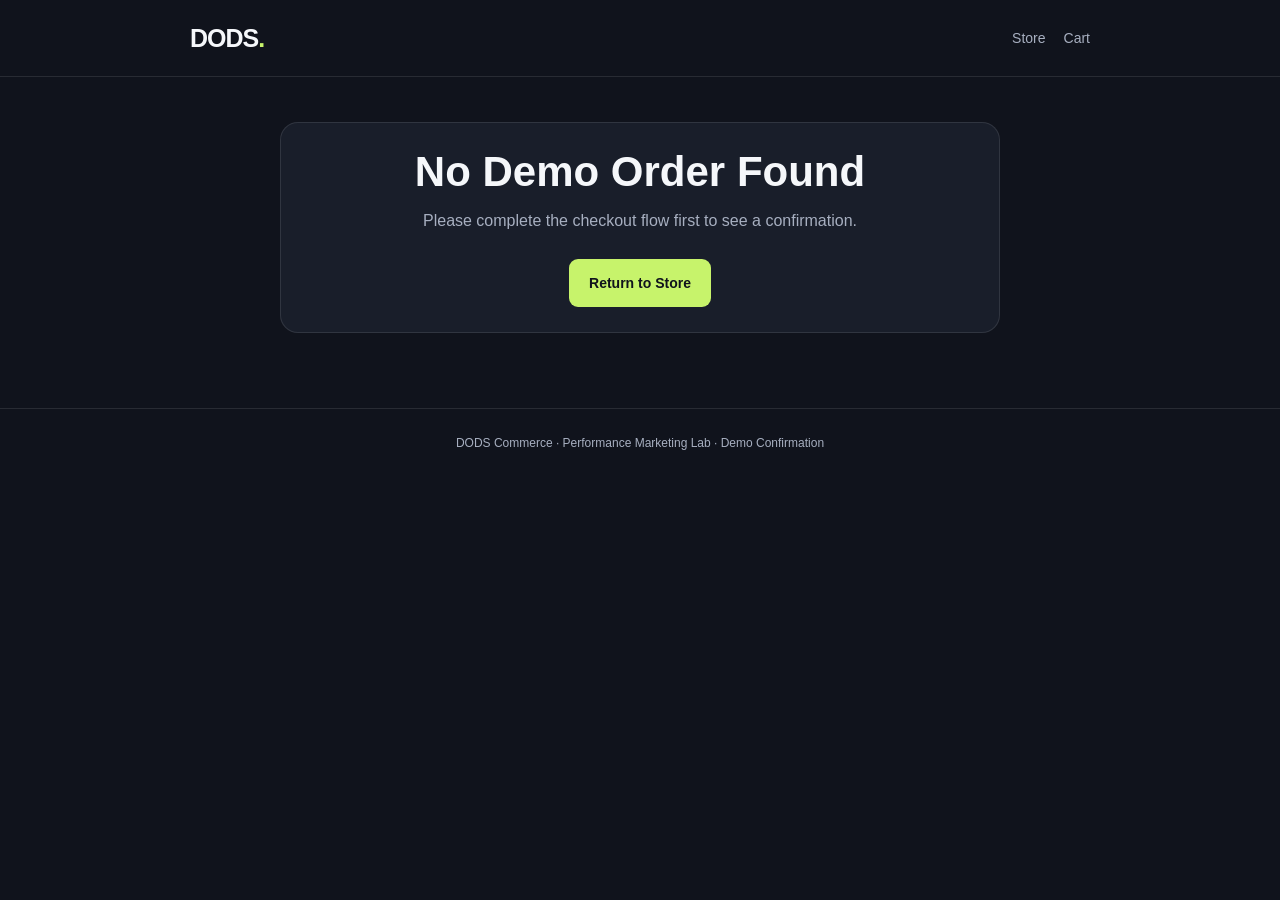
<file: themes/ecommerce/thank-you.html>
<!DOCTYPE html>
<html lang="en">
<head>
  <meta charset="UTF-8">
  <meta name="viewport" content="width=device-width, initial-scale=1.0">
  <title>Thank You | DODS Commerce</title>
  <meta name="description" content="Demo order confirmation for DODS Commerce.">
  <style>
    :root {
      --bg: #10131c;
      --panel: #191e2a;
      --text: #f5f7fa;
      --muted: #a7afc0;
      --accent: #c7f36b;
      --border: rgba(255,255,255,.10);
    }
    * { box-sizing: border-box; margin: 0; padding: 0; }
    body {
      min-height: 100vh; background: var(--bg); color: var(--text);
      font-family: Arial, Helvetica, sans-serif; line-height: 1.6;
    }
    a { color: inherit; text-decoration: none; }
    .container { width: min(900px, 92%); margin: auto; }
    .header { border-bottom: 1px solid var(--border); }
    .header-inner {
      min-height: 76px; display: flex; align-items: center;
      justify-content: space-between; gap: 20px;
    }
    .logo { font-size: 25px; font-weight: 800; letter-spacing: -1px; }
    .logo span { color: var(--accent); }
    .nav { display: flex; gap: 18px; color: var(--muted); font-size: 14px; }
    .nav a:hover { color: var(--accent); }
    main { padding: 45px 0 75px; }
    .confirmation {
      max-width: 720px; margin: auto; padding: 34px;
      background: var(--panel); border: 1px solid var(--border);
      border-radius: 18px;
    }
    .success-icon {
      width: 64px; height: 64px; display: grid; place-items: center;
      border-radius: 50%; background: rgba(199,243,107,.12);
      color: var(--accent); font-size: 30px; margin-bottom: 20px;
    }
    h1 { font-size: clamp(30px, 5vw, 42px); line-height: 1.15; margin-bottom: 12px; }
    .muted { color: var(--muted); }
    .notice {
      margin: 22px 0; padding: 14px; border-radius: 10px;
      background: rgba(199,243,107,.07); border: 1px solid var(--border);
      color: var(--muted); font-size: 13px;
    }
    .details { margin-top: 25px; }
    .details h2 { font-size: 20px; margin-bottom: 14px; }
    .row {
      display: flex; justify-content: space-between; gap: 18px;
      padding: 11px 0; border-bottom: 1px solid var(--border);
      font-size: 14px;
    }
    .row span:first-child { color: var(--muted); }
    .row span:last-child { text-align: right; overflow-wrap: anywhere; }
    .items { display: grid; gap: 10px; margin-top: 12px; }
    .item {
      display: flex; justify-content: space-between; gap: 15px;
      padding: 12px; background: var(--bg); border-radius: 9px; font-size: 13px;
    }
    .item span:last-child { text-align: right; }
    .total { color: var(--accent); font-size: 20px; font-weight: 800; }
    .button {
      display: inline-flex; align-items: center; justify-content: center;
      padding: 13px 20px; border-radius: 9px; font-weight: 700;
      font-size: 14px; margin-top: 25px;
    }
    .primary { background: var(--accent); color: #10131c; }
    .footer {
      border-top: 1px solid var(--border); padding: 25px 0;
      text-align: center; color: var(--muted); font-size: 12px;
    }
    .empty { text-align: center; padding: 25px 0; }
    @media (max-width: 500px) {
      .header-inner { min-height: 66px; }
      .logo { font-size: 21px; }
      .nav { gap: 10px; font-size: 12px; }
      .confirmation { padding: 22px; }
      .row { font-size: 13px; }
    }
  </style>
</head>
<body>
  <header class="header">
    <div class="container header-inner">
      <a class="logo" href="index.html">DODS<span>.</span></a>
      <nav class="nav" aria-label="Main navigation">
        <a href="index.html">Store</a>
        <a href="cart.html">Cart</a>
      </nav>
    </div>
  </header>

  <main class="container">
    <section class="confirmation" id="confirmation" hidden>
      <div class="success-icon" aria-hidden="true">✓</div>
      <h1>Thank You!</h1>
      <p class="muted">Your demo checkout is complete.</p>

      <div class="notice">
        This is a simulated order confirmation only. No real order was placed,
        no payment was collected, and no customer details were stored.
      </div>

      <div class="details">
        <h2>Demo Order Summary</h2>
        <div class="row"><span>Demo Order ID</span><span id="order-id"></span></div>
        <div class="row"><span>Payment Method</span><span id="payment-method"></span></div>
        <div class="row"><span>Total Items</span><span id="item-count"></span></div>
        <div class="items" id="order-items"></div>
        <div class="row" style="margin-top:12px;border-bottom:0">
          <span>Total Amount</span><span class="total" id="order-total"></span>
        </div>
      </div>

      <a class="button primary" href="index.html">Continue Shopping</a>
    </section>

    <section class="confirmation empty" id="no-order" hidden>
      <h1>No Demo Order Found</h1>
      <p class="muted">Please complete the checkout flow first to see a confirmation.</p>
      <a class="button primary" href="index.html#featured">Return to Store</a>
    </section>
  </main>

  <footer class="footer">
    <div class="container">DODS Commerce · Performance Marketing Lab · Demo Confirmation</div>
  </footer>

  <script>
    (function () {
      "use strict";

      function formatINR(amount) {
        return new Intl.NumberFormat("en-IN", {
          style: "currency",
          currency: "INR",
          maximumFractionDigits: 0
        }).format(Number(amount) || 0);
      }

      function addRow(parent, name, detail) {
        const row = document.createElement("div");
        row.className = "item";

        const nameSpan = document.createElement("span");
        nameSpan.textContent = name;

        const detailSpan = document.createElement("span");
        detailSpan.textContent = detail;

        row.appendChild(nameSpan);
        row.appendChild(detailSpan);
        parent.appendChild(row);
      }

      let order = null;

      try {
        order = JSON.parse(
          sessionStorage.getItem("dods_demo_last_order_v1") || "null"
        );
      } catch (error) {
        order = null;
      }

      const validOrder = order &&
        typeof order.reference === "string" &&
        Array.isArray(order.items);

      if (!validOrder) {
        document.getElementById("no-order").hidden = false;
        return;
      }

      document.getElementById("confirmation").hidden = false;
      document.getElementById("order-id").textContent = order.reference;
      document.getElementById("payment-method").textContent =
        order.paymentMethod || "Demo payment method";
      document.getElementById("item-count").textContent =
        String(Number(order.itemCount) || 0);
      document.getElementById("order-total").textContent =
        formatINR(order.total);

      const itemsContainer = document.getElementById("order-items");

      order.items.forEach(function (item) {
        addRow(
          itemsContainer,
          (item.name || "Product") + " × " + (Number(item.quantity) || 1),
          formatINR((Number(item.price) || 0) * (Number(item.quantity) || 1))
        );
      });
    })();
  </script>
</body>
</html>
</file>
<file: css/main.css>
/* =========================================
   INFINITY PERFORMANCE MARKETING LAB
   Shared Design System
   Version 1.0
========================================= */

:root {
  --color-bg: #080b16;
  --color-surface: #11182a;
  --color-surface-hover: #151e34;

  --color-text: #f4f7ff;
  --color-muted: #97a5c0;

  --color-primary: #7b94ff;
  --color-secondary: #5de6d2;

  --color-border: rgba(255, 255, 255, 0.09);

  --radius-small: 8px;
  --radius-medium: 14px;
  --radius-large: 22px;

  --container-width: 1240px;

  --transition-fast: 180ms ease;
  --transition-normal: 280ms ease;
  --transition-slow: 500ms ease;
}

/* RESET */

* {
  box-sizing: border-box;
}

html {
  scroll-behavior: smooth;
  -webkit-text-size-adjust: 100%;
}

body {
  margin: 0;
  min-height: 100vh;

  font-family: Arial, Helvetica, sans-serif;
  line-height: 1.6;

  color: var(--color-text);
  background: var(--color-bg);

  overflow-x: hidden;
}

img,
svg,
video {
  max-width: 100%;
  height: auto;
}

img {
  display: block;
}

a {
  color: inherit;
  text-decoration: none;
}

button,
input,
select,
textarea {
  font: inherit;
}

button,
a {
  -webkit-tap-highlight-color: transparent;
}

button {
  cursor: pointer;
}

button:disabled {
  cursor: not-allowed;
  opacity: 0.55;
}

/* ACCESSIBILITY */

:focus-visible {
  outline: 2px solid var(--color-secondary);
  outline-offset: 4px;
}

.skip-link {
  position: absolute;
  top: -100px;
  left: 15px;
  z-index: 1000;

  padding: 12px 16px;

  color: #080b16;
  background: var(--color-secondary);

  border-radius: var(--radius-small);
}

.skip-link:focus {
  top: 15px;
}

/* CONTAINER */

.container {
  width: min(
    calc(100% - 40px),
    var(--container-width)
  );

  margin-inline: auto;
}

/* TYPOGRAPHY */

.heading-gradient {
  background: linear-gradient(
    100deg,
    #9eafff,
    #65e7d6
  );

  color: transparent;

  background-clip: text;
  -webkit-background-clip: text;
}

.text-muted {
  color: var(--color-muted);
}

.text-center {
  text-align: center;
}

/* BUTTONS */

.btn {
  display: inline-flex;
  align-items: center;
  justify-content: center;
  gap: 9px;

  min-height: 44px;
  padding: 11px 18px;

  border: 1px solid transparent;
  border-radius: 9px;

  font-size: 13px;
  font-weight: 800;

  transition:
    transform var(--transition-fast),
    background var(--transition-fast),
    box-shadow var(--transition-fast);
}

.btn:hover {
  transform: translateY(-2px);
}

.btn-primary {
  color: #080b16;

  background: linear-gradient(
    100deg,
    #a0b0ff,
    #65e7d6
  );

  box-shadow: 0 6px 20px rgba(123, 148, 255, 0.12);
}

.btn-secondary {
  color: var(--color-text);

  background: rgba(255, 255, 255, 0.035);
  border-color: var(--color-border);
}

.btn-secondary:hover {
  background: rgba(255, 255, 255, 0.08);
}

/* CARDS */

.card {
  padding: 24px;

  background: var(--color-surface);
  border: 1px solid var(--color-border);

  border-radius: var(--radius-medium);

  transition:
    transform var(--transition-normal),
    border-color var(--transition-normal),
    box-shadow var(--transition-normal);
}

.card-hover:hover {
  transform: translateY(-4px);

  border-color: rgba(123, 148, 255, 0.4);

  box-shadow: 0 16px 35px rgba(0, 0, 0, 0.16);
}

/* STATUS INDICATOR */

.status-dot {
  display: inline-block;

  width: 8px;
  height: 8px;

  flex-shrink: 0;

  border-radius: 50%;

  background: var(--color-secondary);

  box-shadow: 0 0 12px rgba(93, 230, 210, 0.5);
}

/* BADGES */

.badge {
  display: inline-flex;
  align-items: center;
  gap: 7px;

  padding: 6px 10px;

  border: 1px solid var(--color-border);
  border-radius: 7px;

  color: var(--color-muted);

  background: rgba(255, 255, 255, 0.025);

  font-size: 11px;
  font-weight: 700;
}

/* FORMS */

.form-group {
  display: grid;
  gap: 7px;
  margin-bottom: 18px;
}

.form-group label {
  font-size: 13px;
  font-weight: 700;
}

.form-control {
  width: 100%;
  min-height: 44px;

  padding: 11px 13px;

  color: var(--color-text);
  background: var(--color-surface);

  border: 1px solid var(--color-border);
  border-radius: var(--radius-small);

  outline: none;

  transition: border-color var(--transition-fast);
}

.form-control:focus {
  border-color: var(--color-primary);
}

.form-control::placeholder {
  color: #71809d;
}

/* SECTION SPACING */

.section {
  margin-block: 50px;
}

.section-heading {
  margin-bottom: 25px;
}

.section-heading h2 {
  margin: 8px 0;
  line-height: 1.25;
}

.section-heading p {
  max-width: 650px;
  color: var(--color-muted);
}

/* GRID SYSTEM */

.grid {
  display: grid;
  gap: 20px;
}

.grid-2 {
  grid-template-columns: repeat(2, minmax(0, 1fr));
}

.grid-3 {
  grid-template-columns: repeat(3, minmax(0, 1fr));
}

.grid-4 {
  grid-template-columns: repeat(4, minmax(0, 1fr));
}

/* ANIMATION KEYFRAMES */

@keyframes infinityFadeUp {
  from {
    opacity: 0;
    transform: translateY(20px);
  }

  to {
    opacity: 1;
    transform: translateY(0);
  }
}

@keyframes infinityFadeIn {
  from {
    opacity: 0;
  }

  to {
    opacity: 1;
  }
}

@keyframes infinityFloat {
  0%,
  100% {
    transform: translateY(0);
  }

  50% {
    transform: translateY(-7px);
  }
}

@keyframes infinityPulse {
  0%,
  100% {
    opacity: 1;
  }

  50% {
    opacity: 0.65;
  }
}

/* ANIMATION UTILITIES */

.animate-fade-up {
  animation: infinityFadeUp 600ms ease both;
}

.animate-fade-in {
  animation: infinityFadeIn 600ms ease both;
}

.animate-float {
  animation: infinityFloat 4s ease-in-out infinite;
}

.animate-pulse {
  animation: infinityPulse 2s ease-in-out infinite;
}

/* LOADING PLACEHOLDER */

.skeleton {
  position: relative;
  overflow: hidden;

  background: #182137;
  border-radius: var(--radius-small);
}

.skeleton::after {
  content: "";

  position: absolute;
  inset: 0;

  background: linear-gradient(
    90deg,
    transparent,
    rgba(255, 255, 255, 0.07),
    transparent
  );

  transform: translateX(-100%);

  animation: skeletonShimmer 1.5s infinite;
}

@keyframes skeletonShimmer {
  to {
    transform: translateX(100%);
  }
}

/* NOTIFICATIONS */

.notice {
  padding: 16px 18px;

  border: 1px solid var(--color-border);
  border-radius: var(--radius-medium);

  background: var(--color-surface);

  font-size: 13px;
}

.notice-info {
  border-color: rgba(123, 148, 255, 0.3);
}

.notice-success {
  border-color: rgba(93, 230, 210, 0.3);
}

.notice-warning {
  border-color: rgba(255, 190, 100, 0.35);
}

/* FOOTER */

.site-footer {
  padding: 28px 20px;

  border-top: 1px solid var(--color-border);

  color: var(--color-muted);

  text-align: center;
  font-size: 12px;
}

/* RESPONSIVE */

@media (max-width: 900px) {
  .grid-4 {
    grid-template-columns: repeat(2, minmax(0, 1fr));
  }

  .grid-3 {
    grid-template-columns: repeat(2, minmax(0, 1fr));
  }
}

@media (max-width: 600px) {
  .container {
    width: min(calc(100% - 30px), var(--container-width));
  }

  .grid-2,
  .grid-3,
  .grid-4 {
    grid-template-columns: 1fr;
  }

  .section {
    margin-block: 35px;
  }

  .card {
    padding: 19px;
  }

  .btn {
    min-height: 46px;
  }
}

/* REDUCE MOTION FOR ACCESSIBILITY */

@media (prefers-reduced-motion: reduce) {
  *,
  *::before,
  *::after {
    scroll-behavior: auto !important;
    animation-duration: 0.01ms !important;
    animation-iteration-count: 1 !important;
    transition-duration: 0.01ms !important;
  }
}
</file>
<file: css/animations.css>
/* =========================================
   INFINITY PERFORMANCE MARKETING LAB
   Shared Animation System
   File: css/animations.css
========================================= */

/* ---------- Reveal on Scroll ---------- */

.reveal {
  opacity: 0;
  transform: translateY(24px);
  transition:
    opacity 0.7s ease,
    transform 0.7s cubic-bezier(0.2, 0.7, 0.2, 1);
}

.reveal.is-visible {
  opacity: 1;
  transform: translateY(0);
}

/* ---------- Directional Reveals ---------- */

.reveal-left {
  opacity: 0;
  transform: translateX(-24px);
  transition:
    opacity 0.7s ease,
    transform 0.7s ease;
}

.reveal-right {
  opacity: 0;
  transform: translateX(24px);
  transition:
    opacity 0.7s ease,
    transform 0.7s ease;
}

.reveal-left.is-visible,
.reveal-right.is-visible {
  opacity: 1;
  transform: translateX(0);
}

/* ---------- Staggered Animation Delays ---------- */

.delay-1 {
  transition-delay: 0.1s;
}

.delay-2 {
  transition-delay: 0.2s;
}

.delay-3 {
  transition-delay: 0.3s;
}

.delay-4 {
  transition-delay: 0.4s;
}

/* ---------- Floating Animation ---------- */

@keyframes infinity-float {
  0%,
  100% {
    transform: translateY(0);
  }

  50% {
    transform: translateY(-10px);
  }
}

.float-animation {
  animation: infinity-float 5s ease-in-out infinite;
}

/* ---------- Gentle Pulse ---------- */

@keyframes infinity-pulse {
  0%,
  100% {
    opacity: 1;
  }

  50% {
    opacity: 0.72;
  }
}

.pulse-animation {
  animation: infinity-pulse 2.5s ease-in-out infinite;
}

/* ---------- Glow Animation ---------- */

@keyframes infinity-glow {
  0%,
  100% {
    box-shadow: 0 0 12px rgba(99, 102, 241, 0.12);
  }

  50% {
    box-shadow: 0 0 28px rgba(99, 102, 241, 0.28);
  }
}

.glow-animation {
  animation: infinity-glow 3s ease-in-out infinite;
}

/* ---------- Loading Spinner ---------- */

@keyframes infinity-spin {
  to {
    transform: rotate(360deg);
  }
}

.loading-spinner {
  width: 24px;
  height: 24px;
  border: 3px solid rgba(148, 163, 184, 0.25);
  border-top-color: currentColor;
  border-radius: 50%;
  animation: infinity-spin 0.8s linear infinite;
}

/* ---------- Shimmer / Skeleton Loading ---------- */

@keyframes infinity-shimmer {
  0% {
    background-position: -200% 0;
  }

  100% {
    background-position: 200% 0;
  }
}

.skeleton {
  background: linear-gradient(
    90deg,
    rgba(148, 163, 184, 0.08) 25%,
    rgba(148, 163, 184, 0.18) 50%,
    rgba(148, 163, 184, 0.08) 75%
  );

  background-size: 200% 100%;
  animation: infinity-shimmer 1.8s ease-in-out infinite;
  border-radius: 10px;
}

/* ---------- Interactive Hover ---------- */

.hover-lift {
  transition:
    transform 0.25s ease,
    box-shadow 0.25s ease;
}

.hover-lift:hover {
  transform: translateY(-5px);
}

.hover-scale {
  transition: transform 0.25s ease;
}

.hover-scale:hover {
  transform: scale(1.025);
}

/* ---------- Button Press ---------- */

.press-effect {
  transition: transform 0.15s ease;
}

.press-effect:active {
  transform: scale(0.97);
}

/* ---------- Gradient Movement ---------- */

@keyframes infinity-gradient {
  0% {
    background-position: 0% 50%;
  }

  50% {
    background-position: 100% 50%;
  }

  100% {
    background-position: 0% 50%;
  }
}

.animated-gradient {
  background-size: 200% 200%;
  animation: infinity-gradient 8s ease infinite;
}

/* ---------- Status Indicator ---------- */

@keyframes infinity-status-ping {
  0% {
    transform: scale(1);
    opacity: 0.8;
  }

  80%,
  100% {
    transform: scale(1.8);
    opacity: 0;
  }
}

.status-ping {
  position: relative;
}

.status-ping::after {
  content: "";
  position: absolute;
  inset: 0;
  border-radius: inherit;
  background: currentColor;
  animation: infinity-status-ping 1.8s ease-out infinite;
  pointer-events: none;
}

/* ---------- Accessibility: Reduced Motion ---------- */

@media (prefers-reduced-motion: reduce) {
  *,
  *::before,
  *::after {
    animation-duration: 0.01ms !important;
    animation-iteration-count: 1 !important;
    scroll-behavior: auto !important;
    transition-duration: 0.01ms !important;
  }

  .reveal,
  .reveal-left,
  .reveal-right {
    opacity: 1;
    transform: none;
  }
}
</file>
<file: css/responsive.css>
/* =========================================
   INFINITY PERFORMANCE MARKETING LAB
   Responsive Layout Utilities
   File: css/responsive.css
========================================= */

/* ---------- Prevent Horizontal Overflow ---------- */

html {
  max-width: 100%;
  overflow-x: clip;
}

body {
  max-width: 100%;
  overflow-x: clip;
}

img,
video,
svg,
canvas {
  max-width: 100%;
}

iframe {
  max-width: 100%;
}

/* ---------- Flexible Text ---------- */

h1,
h2,
h3,
h4,
p {
  overflow-wrap: anywhere;
}

button,
input,
select,
textarea {
  max-width: 100%;
}

/* ---------- Tablet ---------- */

@media (max-width: 1024px) {
  .container {
    width: min(100% - 40px, 100%);
  }

  .grid-4 {
    grid-template-columns: repeat(2, minmax(0, 1fr));
  }

  .grid-3 {
    grid-template-columns: repeat(2, minmax(0, 1fr));
  }

  .dashboard-layout {
    grid-template-columns: 1fr;
  }

  .dashboard-sidebar {
    position: static;
    width: 100%;
    height: auto;
  }

  .hero-layout {
    grid-template-columns: 1fr;
  }

  .hero-content {
    max-width: 760px;
  }
}

/* ---------- Mobile ---------- */

@media (max-width: 768px) {
  .container {
    width: calc(100% - 32px);
  }

  .grid-2,
  .grid-3,
  .grid-4 {
    grid-template-columns: 1fr;
  }

  .section {
    padding-top: 56px;
    padding-bottom: 56px;
  }

  .hero {
    padding-top: 64px;
    padding-bottom: 64px;
  }

  .hero h1 {
    font-size: clamp(2rem, 9vw, 3.5rem);
    line-height: 1.08;
  }

  .hero p {
    font-size: 1rem;
  }

  .button-group {
    display: flex;
    flex-direction: column;
    align-items: stretch;
    gap: 12px;
  }

  .button-group .btn,
  .button-group button {
    width: 100%;
  }

  .dashboard-main {
    padding: 20px 16px;
  }

  .dashboard-header {
    align-items: flex-start;
    flex-direction: column;
    gap: 16px;
  }

  .dashboard-sidebar nav {
    display: flex;
    flex-wrap: wrap;
    gap: 8px;
  }

  .dashboard-sidebar nav a {
    flex: 1 1 auto;
  }

  .card {
    min-width: 0;
  }

  .table-wrapper {
    max-width: 100%;
    overflow-x: auto;
    -webkit-overflow-scrolling: touch;
  }

  table {
    min-width: 560px;
  }

  input,
  select,
  textarea {
    font-size: 16px;
  }
}

/* ---------- Small Mobile ---------- */

@media (max-width: 480px) {
  .container {
    width: calc(100% - 24px);
  }

  .section {
    padding-top: 40px;
    padding-bottom: 40px;
  }

  .hero {
    padding-top: 48px;
    padding-bottom: 48px;
  }

  .hero h1 {
    font-size: clamp(1.8rem, 10vw, 2.7rem);
  }

  .card {
    padding: 18px;
  }

  .badge {
    font-size: 0.75rem;
  }

  .dashboard-main {
    padding: 16px 12px;
  }
}

/* ---------- Touch Devices ---------- */

@media (hover: none) {
  .hover-lift:hover,
  .hover-scale:hover {
    transform: none;
  }
}

/* ---------- Reduced Motion ---------- */

@media (prefers-reduced-motion: reduce) {
  html {
    scroll-behavior: auto;
  }

  *,
  *::before,
  *::after {
    animation-duration: 0.01ms !important;
    animation-iteration-count: 1 !important;
    transition-duration: 0.01ms !important;
  }
}
</file>
